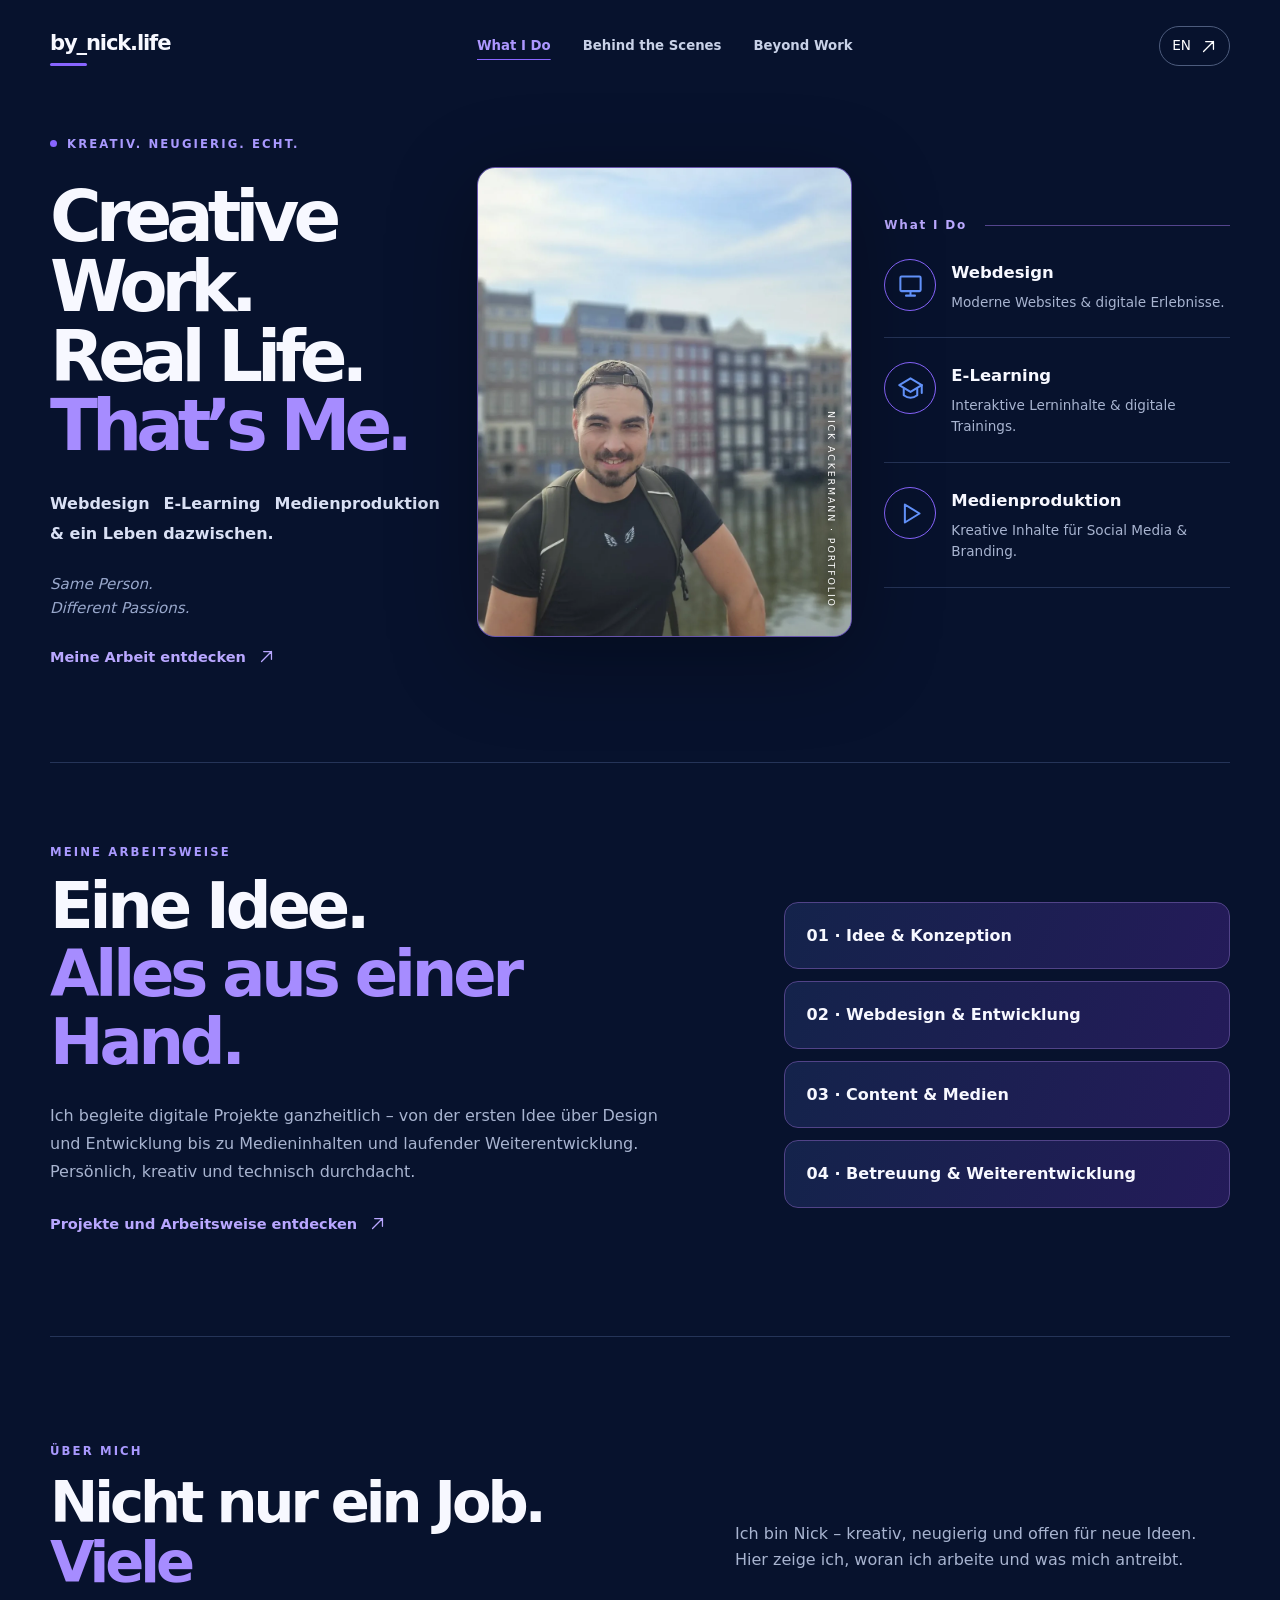
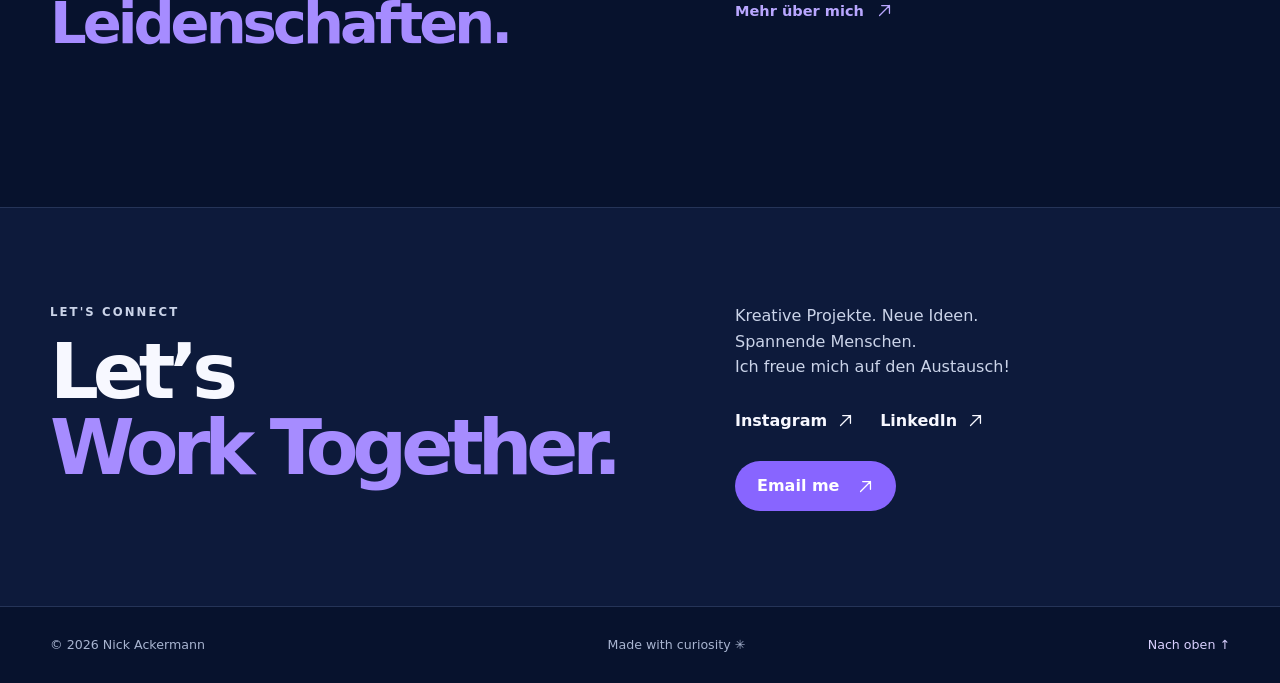
<file: index.html>
<!doctype html>
<html lang="de">
<head>
<meta charset="utf-8">
<meta name="viewport" content="width=device-width, initial-scale=1">
<meta name="theme-color" content="#07122d">
<meta name="description" content="Nick Ackermann – Webdesign, E-Learning und Media Production.">
<title>What I Do | by_nick.life</title>
<link rel="stylesheet" href="./styles.css">
<script src="./script.js" defer></script>
</head>
<body id="top" data-page="home">
<a class="skip-link" href="#main" data-i18n="skip">Zum Inhalt springen</a>
<header class="site-header container">
  <a class="brand" href="./index.html">by_nick.life<span class="brand-line"></span></a>
  <nav class="nav" id="primary-nav" aria-label="Hauptnavigation"><a href="./index.html" data-i18n="whatIDo" aria-current="page">What I Do</a>
<a href="./work.html" data-i18n="behind">Behind the Scenes</a>
<a href="./life.html" data-i18n="beyond">Beyond Work</a></nav>
  <div class="header-actions">
    <button id="language-toggle" class="language-toggle" type="button" aria-label="Switch language"><span id="language-label">EN</span><svg class="ui-arrow" viewBox="0 0 24 24" aria-hidden="true"><path d="M5 19 19 5 M8 5h11v11"/></svg></button>
    <button id="menu-toggle" class="menu-toggle" type="button" aria-label="Menü öffnen" aria-expanded="false" aria-controls="primary-nav"><span></span><span></span><span></span></button>
  </div>
</header>
<main id="main">
<section class="hero container">
  <div class="hero-copy">
    <p class="eyebrow"><span class="eyebrow-dot"></span><span data-i18n="eyebrow">Kreativ. Neugierig. Echt.</span></p>
    <h1>Creative<br>Work.<br>Real Life.<br><span>That’s Me.</span></h1>
    <p class="hero-sub" data-i18n-html="heroSub"><span class="hero-skill-list"><span>Webdesign</span><span>E-Learning</span><span>Medienproduktion</span></span><span class="hero-sub-tagline">&amp; ein Leben dazwischen.</span></p>
    <p class="hero-italic" data-i18n-html="heroItalic">Same Person.<br>Different Passions.</p>
    <a class="text-link" href="./work.html"><span data-i18n="seeWork">Meine Arbeit entdecken</span><svg class="ui-arrow" viewBox="0 0 24 24" aria-hidden="true"><path d="M5 19 19 5 M8 5h11v11"/></svg></a>
  </div>
  <div class="hero-visual">
    <img src="./portrait.webp" alt="Nick Ackermann in Amsterdam" fetchpriority="high">
    <div class="vertical-caption">NICK ACKERMANN · PORTFOLIO</div>
  </div>
  <aside class="services-panel">
    <div class="panel-heading"><span data-i18n="whatIDo">WHAT I DO</span><span class="heading-line"></span></div>
    <div class="service"><div class="service-icon"><svg viewBox="0 0 24 24" aria-hidden="true"><rect x="3" y="4" width="18" height="13" rx="1"/><path d="M8 21h8M12 17v4"/></svg></div><div><h2>Webdesign</h2><p data-i18n="webDescription">Moderne Websites &amp; digitale Erlebnisse.</p></div></div>
    <div class="service"><div class="service-icon"><svg viewBox="0 0 24 24" aria-hidden="true"><path d="M2 9l10-6 10 6-10 6L2 9Z"/><path d="M6 12v6c4 3 8 3 12 0v-6"/><path d="M22 9v7"/></svg></div><div><h2>E-Learning</h2><p data-i18n="learningDescription">Interaktive Lerninhalte &amp; digitale Trainings.</p></div></div>
    <div class="service"><div class="service-icon"><svg viewBox="0 0 24 24" aria-hidden="true"><path d="M7 4l13 8-13 8V4Z"/></svg></div><div><h2 data-i18n="mediaTitle">Medienproduktion</h2><p data-i18n="mediaDescription">Kreative Inhalte für Social Media &amp; Branding.</p></div></div>
  </aside>
</section>
<section class="container full-service-section" aria-labelledby="full-service-heading">
  <p class="eyebrow" data-i18n="fullServiceEyebrow">MEINE ARBEITSWEISE</p>
  <div class="full-service-layout"><div><h2 id="full-service-heading" data-i18n-html="fullServiceTitle">Eine Idee.<br><span>Alles aus einer Hand.</span></h2><p class="full-service-lead" data-i18n="fullServiceLead">Ich begleite digitale Projekte ganzheitlich – von der ersten Idee über Design und Entwicklung bis zu Medieninhalten und laufender Weiterentwicklung. Persönlich, kreativ und technisch durchdacht.</p><div class="full-service-link-desktop"><a class="text-link" href="./work.html"><span data-i18n="fullServiceLink">Projekte und Arbeitsweise entdecken</span><svg class="ui-arrow" viewBox="0 0 24 24" aria-hidden="true"><path d="M5 19 19 5 M8 5h11v11"/></svg></a></div></div><div class="full-service-steps"><span data-i18n="step1">01 · Idee &amp; Konzeption</span><span data-i18n="step2">02 · Webdesign &amp; Entwicklung</span><span data-i18n="step3">03 · Content &amp; Medien</span><span data-i18n="step4">04 · Betreuung &amp; Weiterentwicklung</span></div></div><div class="full-service-link-mobile"><a class="text-link" href="./work.html"><span data-i18n="fullServiceLink">Projekte und Arbeitsweise entdecken</span><svg class="ui-arrow" viewBox="0 0 24 24" aria-hidden="true"><path d="M5 19 19 5 M8 5h11v11"/></svg></a></div>
</section>
<section class="container intro-section">
 <div><p class="eyebrow" data-i18n="aboutLabel">ÜBER MICH</p><h2 data-i18n-html="aboutTitle">Nicht nur ein Job.<br><span>Viele Leidenschaften.</span></h2></div>
 <div><p data-i18n="aboutBody">Ich bin Nick – kreativ, neugierig und offen für neue Ideen. Hier zeige ich, woran ich arbeite und was mich antreibt.</p><a class="text-link" href="./life.html"><span data-i18n="discoverLife">Mehr über mich</span><svg class="ui-arrow" viewBox="0 0 24 24" aria-hidden="true"><path d="M5 19 19 5 M8 5h11v11"/></svg></a></div>
</section>
<section class="contact-section" id="contact"><div class="container contact-inner">
 <div><p class="eyebrow">LET'S CONNECT</p><h2>Let’s<br><span>Work Together.</span></h2></div>
 <div><p data-i18n-html="contactText">Kreative Projekte. Neue Ideen.<br>Spannende Menschen.<br>Ich freue mich auf den Austausch!</p>
 <div class="social-links"><a href="https://www.instagram.com/by_nick.life/" target="_blank" rel="noopener noreferrer">Instagram <svg class="ui-arrow" viewBox="0 0 24 24" aria-hidden="true"><path d="M5 19 19 5 M8 5h11v11"/></svg></a><a href="https://www.linkedin.com/in/nick-ackermann-9041481a7/" target="_blank" rel="noopener noreferrer">LinkedIn <svg class="ui-arrow" viewBox="0 0 24 24" aria-hidden="true"><path d="M5 19 19 5 M8 5h11v11"/></svg></a></div>
 <a class="contact-button" href="mailto:nick.ackermann@gmail.com"><span data-i18n="dmMe">Email me</span><svg class="ui-arrow" viewBox="0 0 24 24" aria-hidden="true"><path d="M5 19 19 5 M8 5h11v11"/></svg></a></div>
</div></section></main>
<footer class="footer container"><span>© <span id="year"></span> Nick Ackermann</span><span data-i18n="footer">Made with curiosity ✳</span><a href="#top"><span data-i18n="backTop">Nach oben</span> ↑</a></footer>
</body>
</html>
</file>
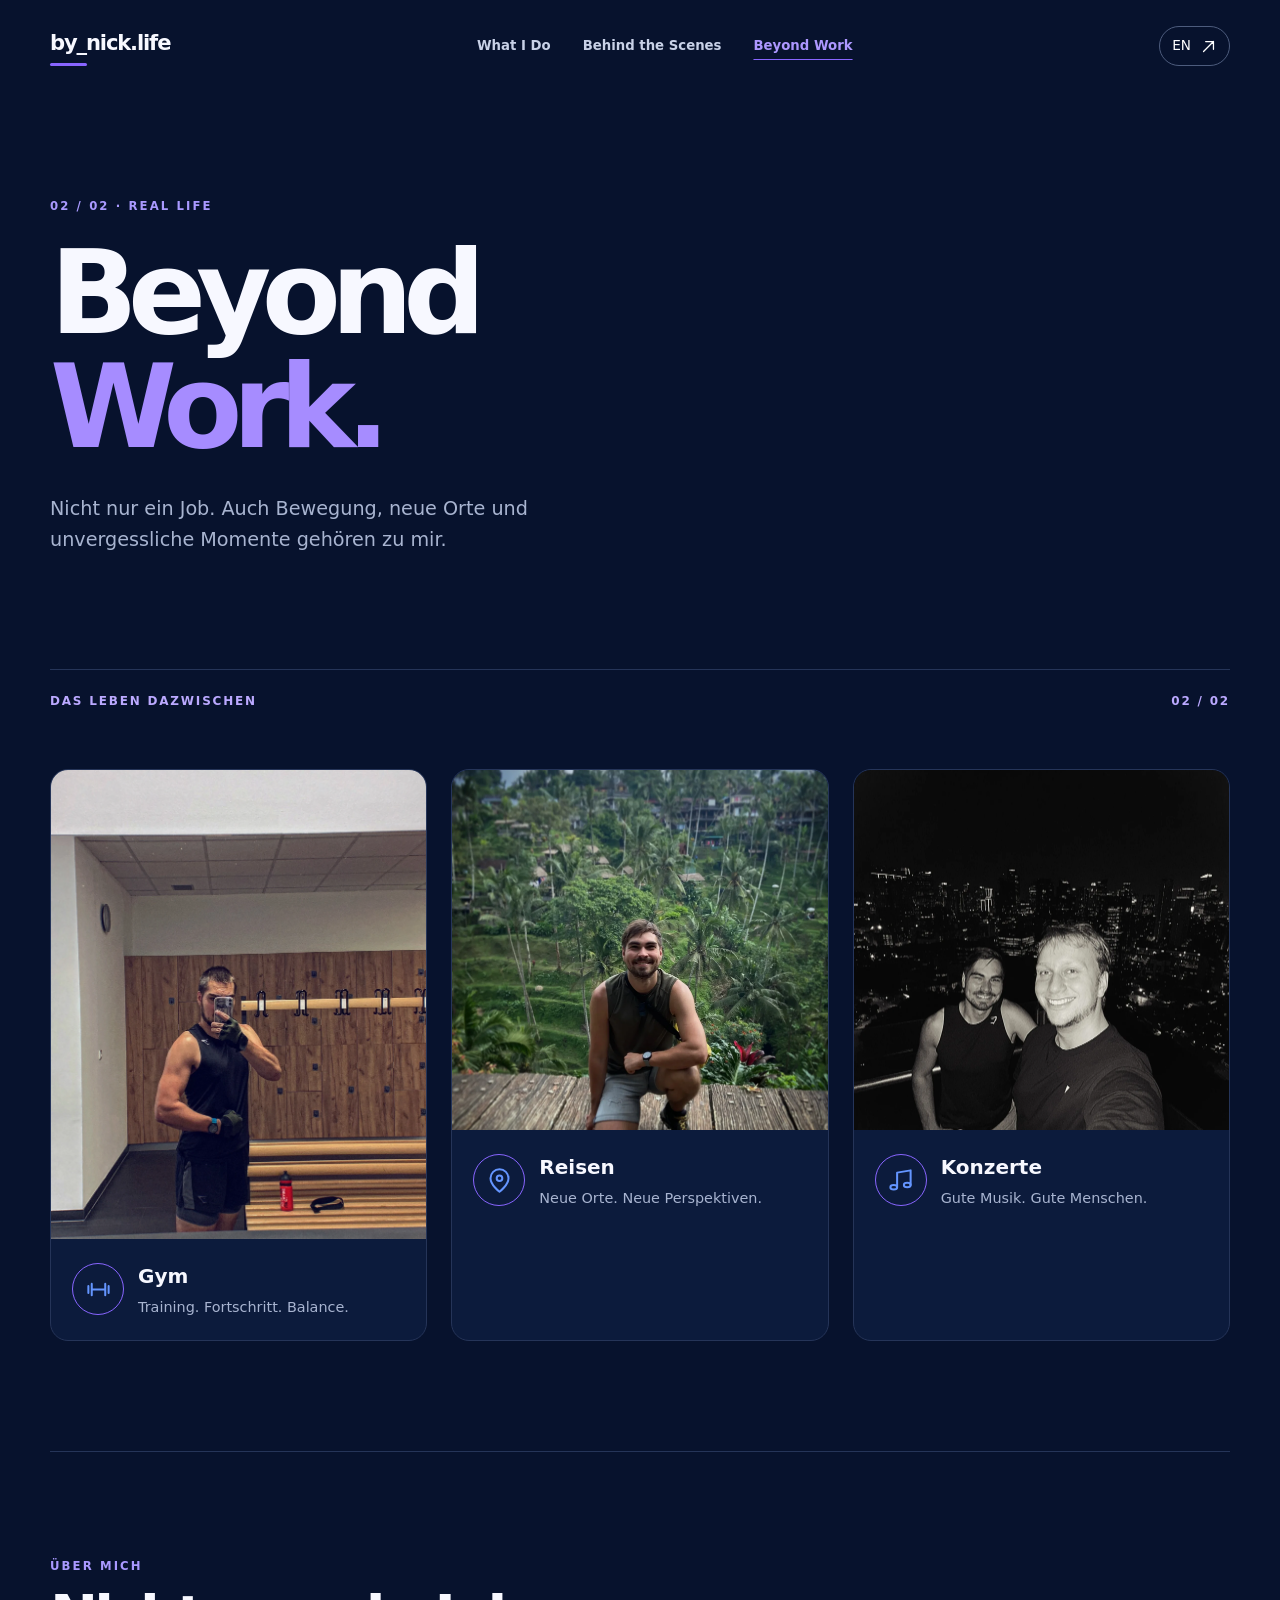
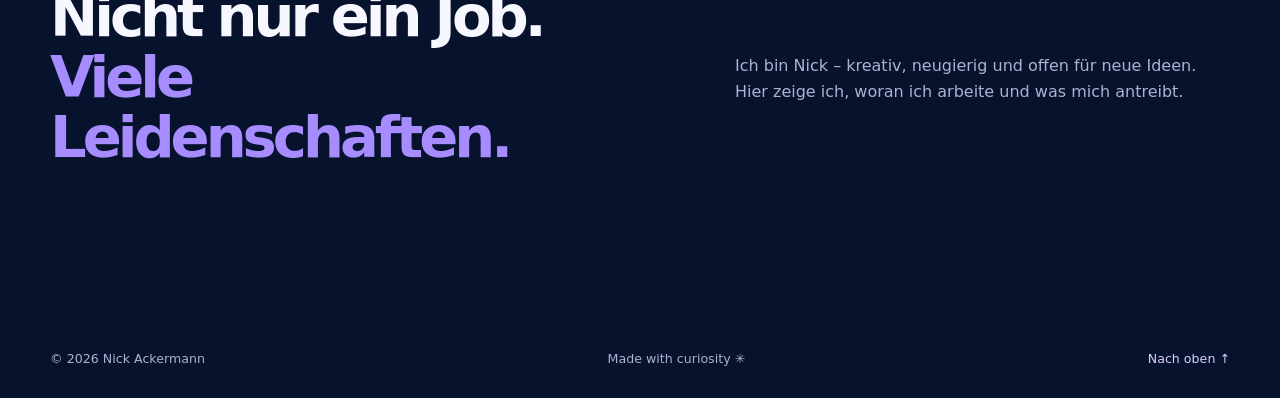
<file: life.html>
<!doctype html>
<html lang="de">
<head>
<meta charset="utf-8">
<meta name="viewport" content="width=device-width, initial-scale=1">
<meta name="theme-color" content="#07122d">
<meta name="description" content="Gym, Reisen, Konzerte und das Leben abseits der Arbeit.">
<title>Beyond Work | by_nick.life</title>
<link rel="stylesheet" href="./styles.css">
<script src="./script.js" defer></script>
</head>
<body id="top" data-page="life">
<a class="skip-link" href="#main" data-i18n="skip">Zum Inhalt springen</a>
<header class="site-header container">
  <a class="brand" href="./index.html">by_nick.life<span class="brand-line"></span></a>
  <nav class="nav" id="primary-nav" aria-label="Hauptnavigation"><a href="./index.html" data-i18n="whatIDo">What I Do</a>
<a href="./work.html" data-i18n="behind">Behind the Scenes</a>
<a href="./life.html" data-i18n="beyond" aria-current="page">Beyond Work</a></nav>
  <div class="header-actions">
    <button id="language-toggle" class="language-toggle" type="button" aria-label="Switch language"><span id="language-label">EN</span><svg class="ui-arrow" viewBox="0 0 24 24" aria-hidden="true"><path d="M5 19 19 5 M8 5h11v11"/></svg></button>
    <button id="menu-toggle" class="menu-toggle" type="button" aria-label="Menü öffnen" aria-expanded="false" aria-controls="primary-nav"><span></span><span></span><span></span></button>
  </div>
</header>
<main id="main">
<section class="page-hero container"><p class="eyebrow">02 / 02 · REAL LIFE</p><h1>Beyond<br><span>Work.</span></h1><p data-i18n="lifeIntro">Nicht nur ein Job. Auch Bewegung, neue Orte und unvergessliche Momente gehören zu mir.</p></section>
<section class="container gallery-section">
 <div class="section-topline"><span data-i18n="lifeMoments">DAS LEBEN DAZWISCHEN</span><span>02 / 02</span></div>
 <div class="life-grid">
  <article class="life-card"><div class="life-photo"><img src="./gym.webp" alt="Gym und Training" loading="lazy"></div><div class="life-label"><span class="label-icon"><svg viewBox="0 0 24 24" aria-hidden="true"><path d="M3 9v6M6 7v10M18 7v10M21 9v6M6 12h12"/></svg></span><div><h2 data-i18n="gym">Gym</h2><p data-i18n="gymDesc">Training. Fortschritt. Balance.</p></div></div></article>
  <article class="life-card"><div class="life-photo"><img src="./travel.webp" alt="Reisen und neue Orte entdecken" loading="lazy"></div><div class="life-label"><span class="label-icon"><svg viewBox="0 0 24 24" aria-hidden="true"><path d="M20 10c0 6-8 12-8 12S4 16 4 10a8 8 0 1 1 16 0Z"/><circle cx="12" cy="10" r="2.5"/></svg></span><div><h2 data-i18n="travel">Reisen</h2><p data-i18n="travelDesc">Neue Orte. Neue Perspektiven.</p></div></div></article>
  <article class="life-card"><div class="life-photo"><img src="./concerts.webp" alt="Konzerte und Live-Musik" loading="lazy"></div><div class="life-label"><span class="label-icon"><svg viewBox="0 0 24 24" aria-hidden="true"><path d="M9 18V5l12-2v13"/><ellipse cx="6" cy="18" rx="3" ry="2"/><ellipse cx="18" cy="16" rx="3" ry="2"/></svg></span><div><h2 data-i18n="concerts">Konzerte</h2><p data-i18n="concertsDesc">Gute Musik. Gute Menschen.</p></div></div></article>
 </div>
</section>
<section class="container intro-section"><div><p class="eyebrow" data-i18n="aboutLabel">ÜBER MICH</p><h2 data-i18n-html="aboutTitle">Nicht nur ein Job.<br><span>Viele Leidenschaften.</span></h2></div><p data-i18n="aboutBody">Ich bin Nick – kreativ, neugierig und offen für neue Ideen. Hier zeige ich, woran ich arbeite und was mich antreibt.</p></section></main>
<footer class="footer container"><span>© <span id="year"></span> Nick Ackermann</span><span data-i18n="footer">Made with curiosity ✳</span><a href="#top"><span data-i18n="backTop">Nach oben</span> ↑</a></footer>
</body>
</html>
</file>
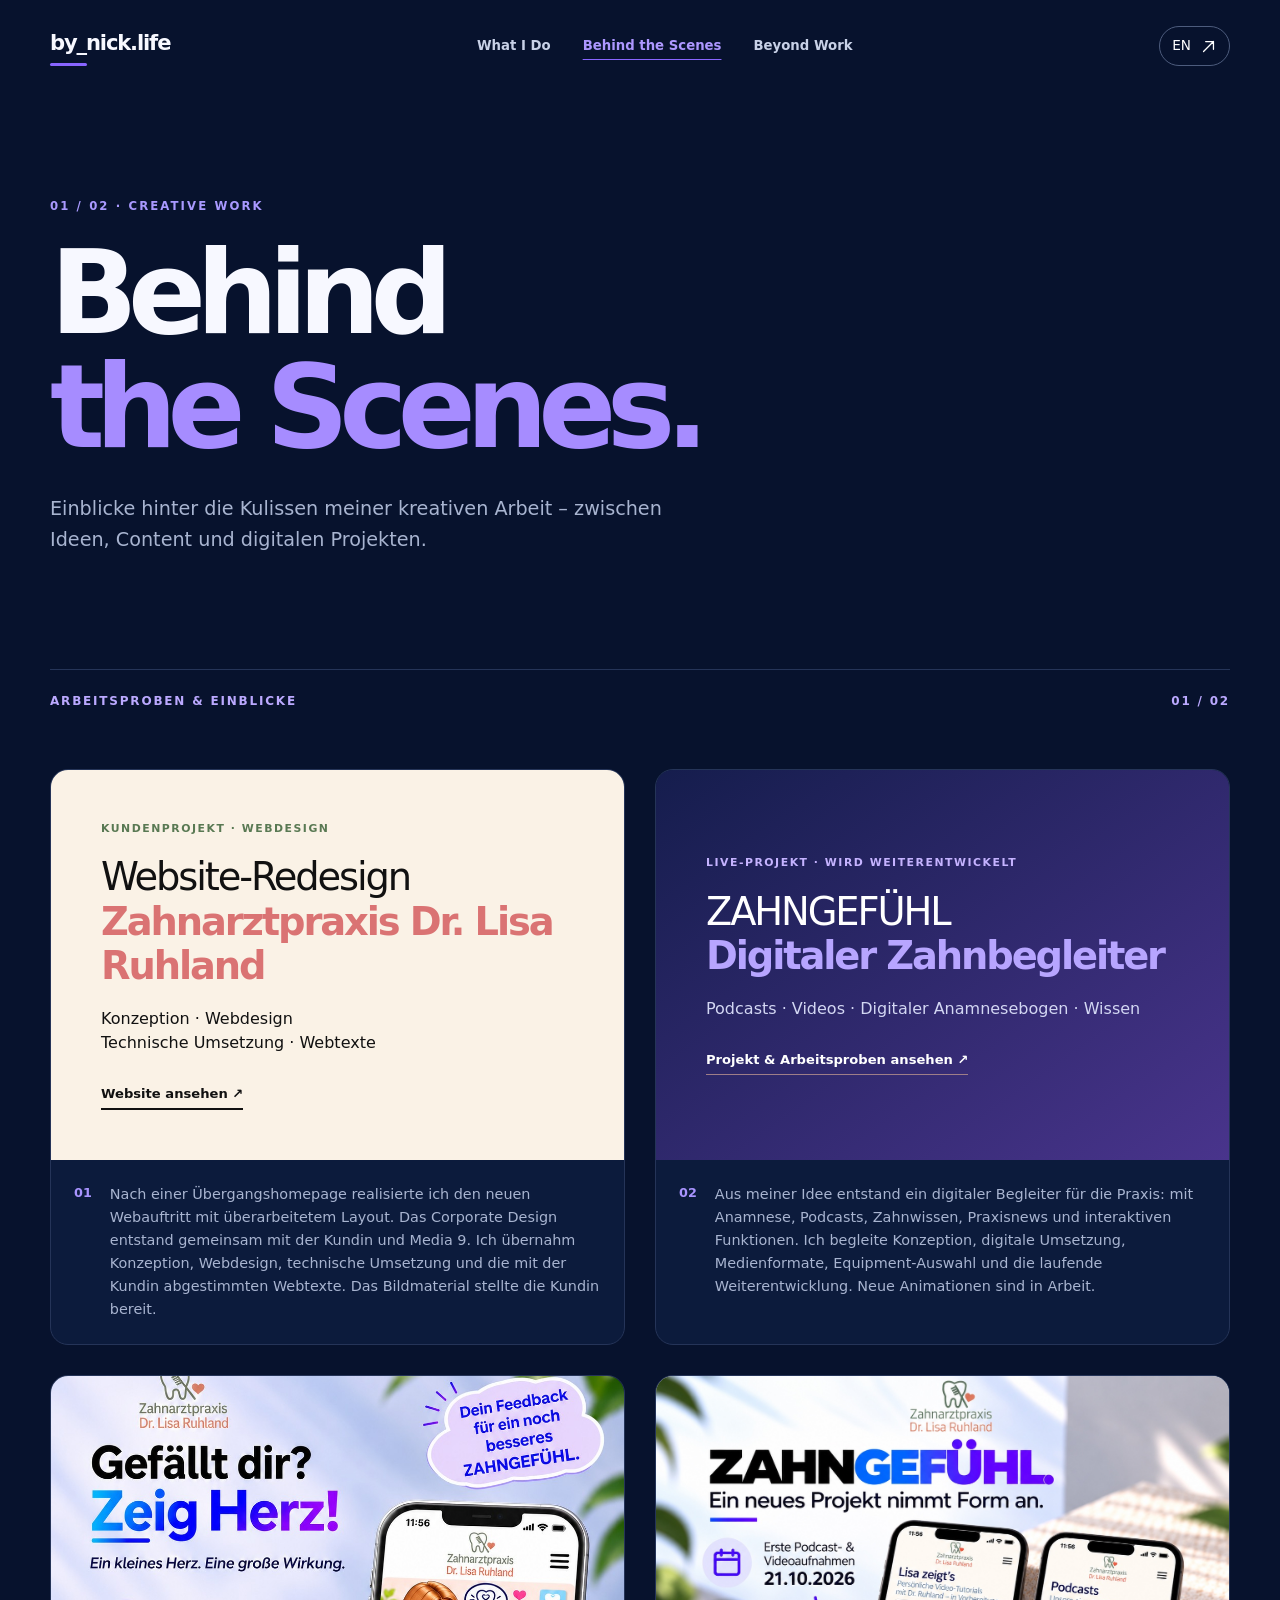
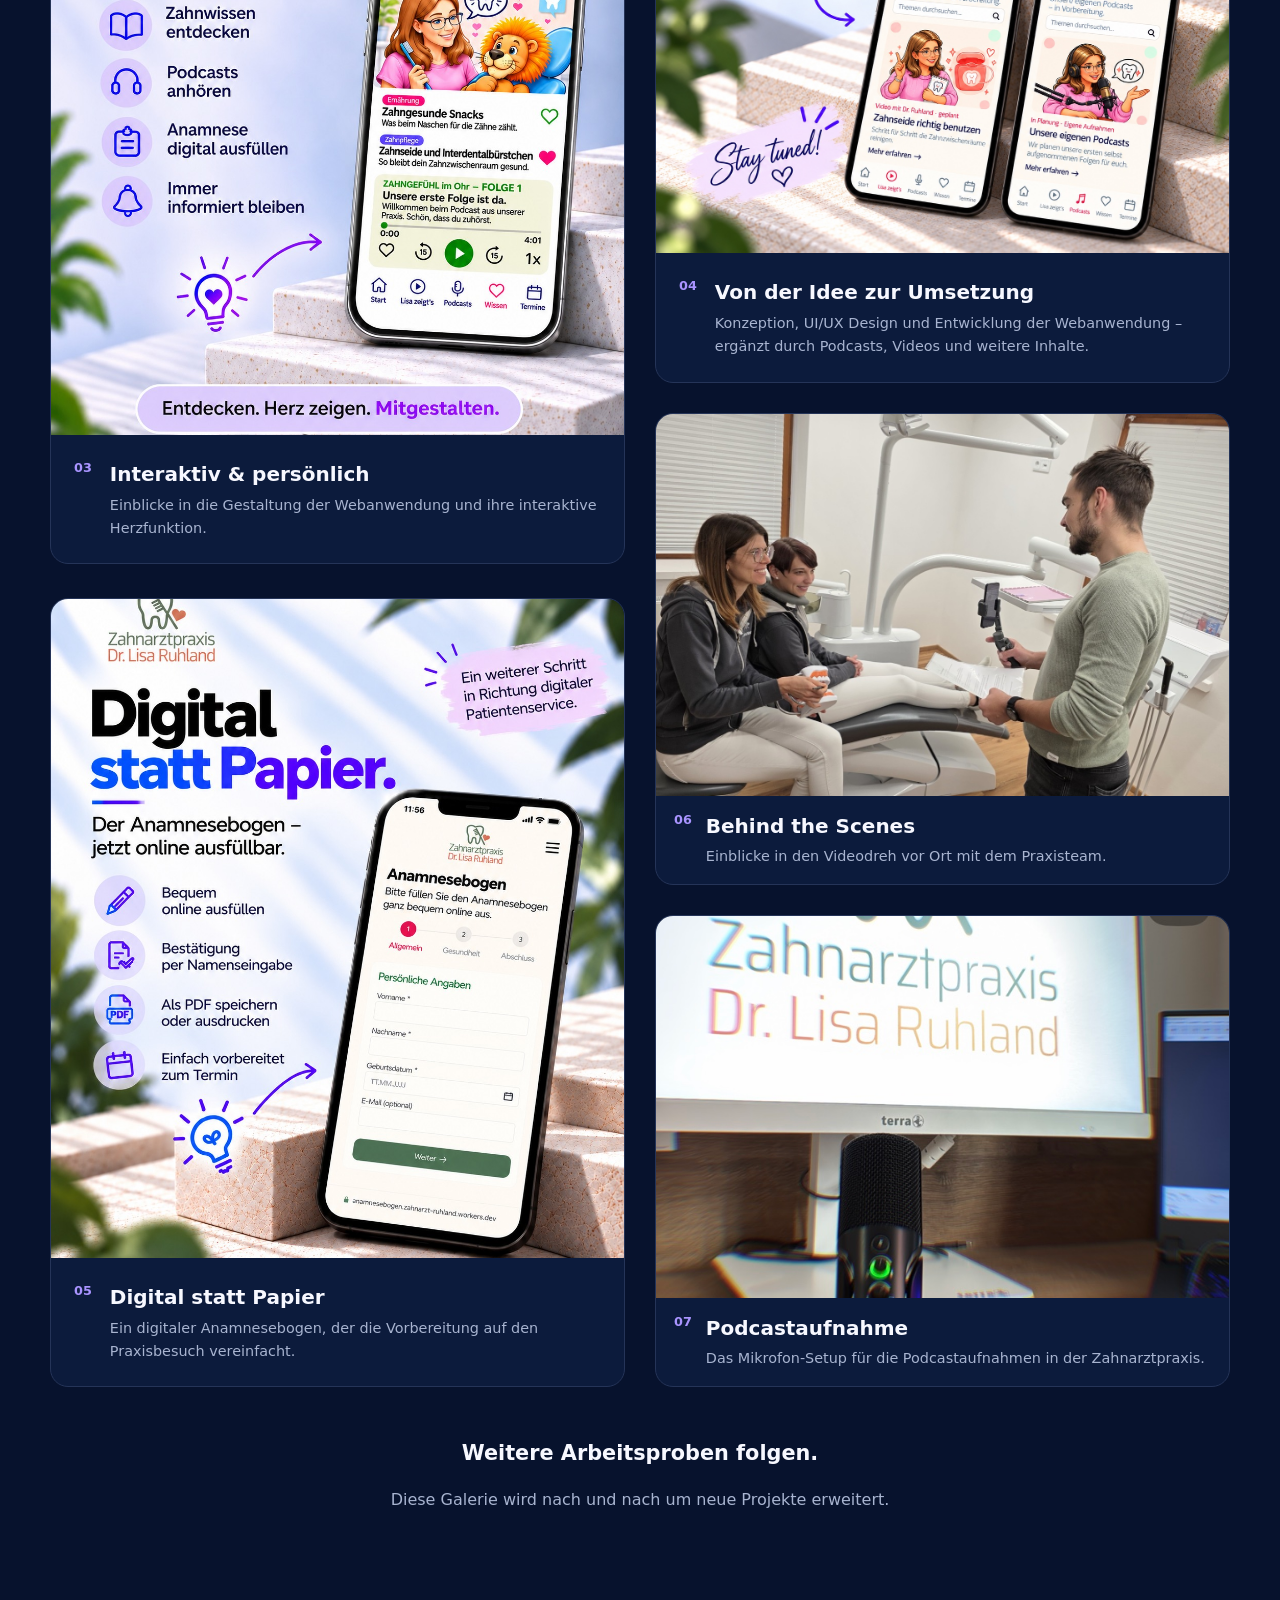
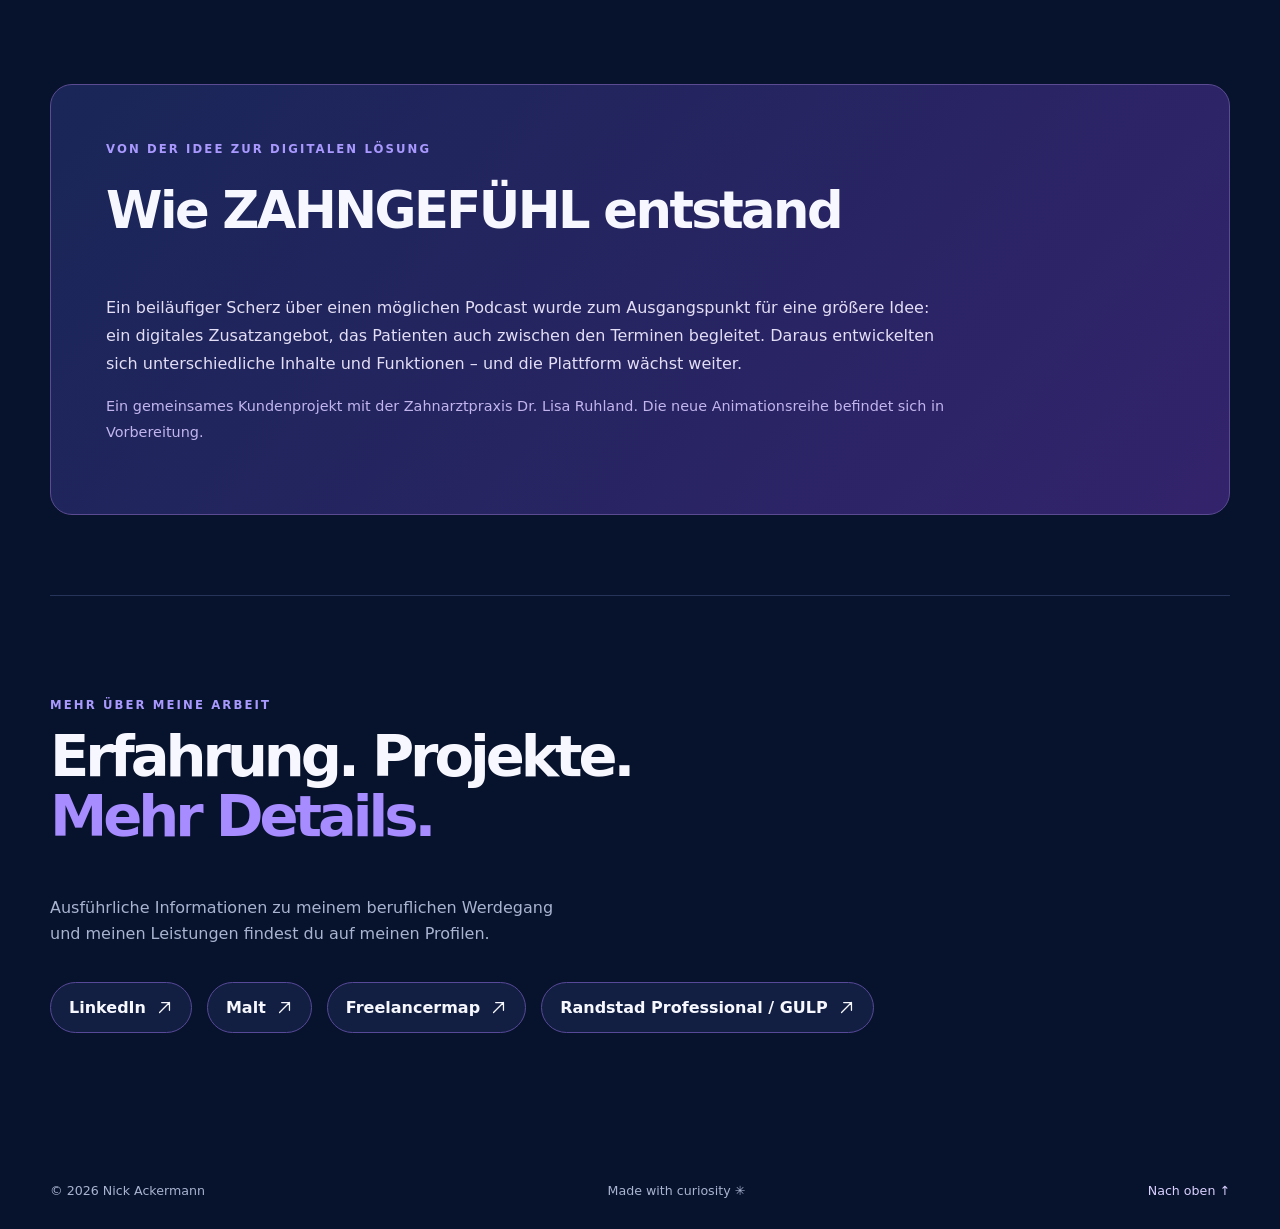
<file: work.html>
<!doctype html>
<html lang="de">
<head>
<meta charset="utf-8">
<meta name="viewport" content="width=device-width, initial-scale=1">
<meta name="theme-color" content="#07122d">
<meta name="description" content="Arbeitsproben, kreative Projekte und Behind the Scenes von Nick Ackermann.">
<title>Behind the Scenes | by_nick.life</title>
<link rel="stylesheet" href="./styles.css">
<script src="./script.js" defer></script>
</head>
<body id="top" data-page="work">
<a class="skip-link" href="#main" data-i18n="skip">Zum Inhalt springen</a>
<header class="site-header container">
  <a class="brand" href="./index.html">by_nick.life<span class="brand-line"></span></a>
  <nav class="nav" id="primary-nav" aria-label="Hauptnavigation"><a href="./index.html" data-i18n="whatIDo">What I Do</a>
<a href="./work.html" data-i18n="behind" aria-current="page">Behind the Scenes</a>
<a href="./life.html" data-i18n="beyond">Beyond Work</a></nav>
  <div class="header-actions">
    <button id="language-toggle" class="language-toggle" type="button" aria-label="Switch language"><span id="language-label">EN</span><svg class="ui-arrow" viewBox="0 0 24 24" aria-hidden="true"><path d="M5 19 19 5 M8 5h11v11"/></svg></button>
    <button id="menu-toggle" class="menu-toggle" type="button" aria-label="Menü öffnen" aria-expanded="false" aria-controls="primary-nav"><span></span><span></span><span></span></button>
  </div>
</header>
<main id="main">
<section class="page-hero container"><p class="eyebrow">01 / 02 · CREATIVE WORK</p><h1>Behind<br><span>the Scenes.</span></h1><p data-i18n="workIntro">Einblicke hinter die Kulissen meiner kreativen Arbeit – zwischen Ideen, Content und digitalen Projekten.</p></section>
<section class="container gallery-section">
 <div class="section-topline"><span data-i18n="workSamples">ARBEITSPROBEN &amp; EINBLICKE</span><span>01 / 02</span></div>
 <div class="gallery-grid">
  <article class="gallery-card project-card">
    <div class="project-preview">
      <span class="project-preview-tag" data-i18n="ruhlandTag">KUNDENPROJEKT · WEBDESIGN</span>
      <span class="project-preview-title" data-i18n-html="ruhlandPreviewTitle">Website-Redesign<br><strong>Zahnarztpraxis Dr. Lisa Ruhland</strong></span>
      <span class="project-preview-sub" data-i18n-html="ruhlandPreviewSub">Konzeption · Webdesign<br>Technische Umsetzung · Webtexte</span>
      <a class="project-preview-action" href="https://www.zahnarzt-ruhland.de/" target="_blank" rel="noopener noreferrer" data-i18n="ruhlandVisit">Website ansehen ↗</a>
    </div>
    <div class="gallery-caption"><span class="number">01</span><div><p data-i18n="ruhlandDesc">Nach einer Übergangshomepage realisierte ich den neuen Webauftritt mit überarbeitetem Layout. Das Corporate Design entstand gemeinsam mit der Kundin und Media 9. Ich übernahm Konzeption, Webdesign, technische Umsetzung und die mit der Kundin abgestimmten Webtexte. Das Bildmaterial stellte die Kundin bereit.</p></div></div>
  </article>
  <article class="gallery-card project-card">
    <div class="project-preview zahngefuehl-preview">
      <span class="project-preview-tag" data-i18n="zgStatus">LIVE-PROJEKT · WIRD WEITERENTWICKELT</span>
      <span class="project-preview-title" data-i18n-html="zgPreviewTitle">ZAHNGEFÜHL<br><strong>Digitaler Zahnbegleiter</strong></span>
      <span class="project-preview-sub" data-i18n="zgFeatures">Podcasts · Videos · Digitaler Anamnesebogen · Wissen</span>
      <a class="project-preview-action" href="./zahngefuehl.html">Projekt &amp; Arbeitsproben ansehen ↗</a>
    </div>
    <div class="gallery-caption"><span class="number">02</span><div><p data-i18n="zgDesc">Aus meiner Idee entstand ein digitaler Begleiter für die Praxis: mit Anamnese, Podcasts, Zahnwissen, Praxisnews und interaktiven Funktionen. Ich begleite Konzeption, digitale Umsetzung, Medienformate, Equipment-Auswahl und die laufende Weiterentwicklung. Neue Animationen sind in Arbeit.</p></div></div>
  </article>
  <div class="gallery-masonry">
    <div class="gallery-masonry-column">
  <article class="gallery-card zg-showcase-card"><div class="zg-showcase-image"><img src="./zahngefuehl-herz.jpg" alt="ZAHNGEFÜHL: Herzfunktion und Einblicke in die digitale Webanwendung" loading="lazy"></div><div class="gallery-caption"><span class="number">03</span><div><h2 data-i18n="zgShowcaseTitle">Interaktiv &amp; persönlich</h2><p data-i18n="zgShowcaseDesc">Einblicke in die Gestaltung der Webanwendung und ihre interaktive Herzfunktion.</p></div></div></article>
  <article class="gallery-card zg-showcase-card"><div class="zg-showcase-image"><img src="./zahngefuehl-anamnese.jpg" alt="Digitaler Anamnesebogen für die Zahnarztpraxis Dr. Lisa Ruhland" loading="lazy"></div><div class="gallery-caption"><span class="number">05</span><div><h2 data-i18n="zgAnamneseTitle">Digital statt Papier</h2><p data-i18n="zgAnamneseDesc">Ein digitaler Anamnesebogen, der die Vorbereitung auf den Praxisbesuch vereinfacht.</p></div></div></article>
    </div>
    <div class="gallery-masonry-column">
  <article class="gallery-card zg-showcase-card"><div class="zg-showcase-image zg-project-image"><img src="./zahngefuehl-projektstart.jpg" alt="ZAHNGEFÜHL: Ein neues Projekt nimmt Form an" loading="lazy"></div><div class="gallery-caption"><span class="number">04</span><div><h2 data-i18n="zgPodcastTitle">Von der Idee zur Umsetzung</h2><p data-i18n="zgPodcastDesc">Konzeption, UI/UX Design und Entwicklung der Webanwendung – ergänzt durch Podcasts, Videos und weitere Inhalte.</p></div></div></article>
  <article class="gallery-card"><div class="gallery-image"><img src="./praxis-filmdreh-neu.jpg" alt="Behind the Scenes: Videodreh mit dem Praxisteam" loading="lazy"></div><div class="gallery-caption"><span class="number">06</span><div><h2 data-i18n="workCard1">Behind the Scenes</h2><p data-i18n="workCard1Desc">Einblicke in den Videodreh vor Ort mit dem Praxisteam.</p></div></div></article>
  <article class="gallery-card"><div class="gallery-image"><img src="./praxis-podcast-mikrofon.jpg" alt="Podcast Recording: Mikrofon und Aufnahme-Setup in der Zahnarztpraxis" loading="lazy"></div><div class="gallery-caption"><span class="number">07</span><div><h2 data-i18n="workCard2">Podcastaufnahme</h2><p data-i18n="workCard2Desc">Das Mikrofon-Setup für die Podcastaufnahmen in der Zahnarztpraxis.</p></div></div></article>
    </div>
  </div>
 </div>
 <div class="gallery-note"><h2 data-i18n="moreComing">Weitere Arbeitsproben folgen.</h2><p data-i18n="moreComingText">Diese Galerie wird nach und nach um neue Projekte erweitert.</p></div>
</section>
<section class="container case-story"><p class="eyebrow" data-i18n="storyEyebrow">VON DER IDEE ZUR DIGITALEN LÖSUNG</p><h2 data-i18n="storyTitle">Wie ZAHNGEFÜHL entstand</h2><p data-i18n="storyText">Ein beiläufiger Scherz über einen möglichen Podcast wurde zum Ausgangspunkt für eine größere Idee: ein digitales Zusatzangebot, das Patienten auch zwischen den Terminen begleitet. Daraus entwickelten sich unterschiedliche Inhalte und Funktionen – und die Plattform wächst weiter.</p><p class="case-story-note" data-i18n="storyNote">Ein gemeinsames Kundenprojekt mit der Zahnarztpraxis Dr. Lisa Ruhland. Die neue Animationsreihe befindet sich in Vorbereitung.</p></section>
<section class="container profile-section"><p class="eyebrow" data-i18n="moreProfiles">MEHR ÜBER MEINE ARBEIT</p><h2 data-i18n-html="profileTitle">Erfahrung. Projekte.<br><span>Mehr Details.</span></h2><p data-i18n="profileText">Ausführliche Informationen zu meinem beruflichen Werdegang und meinen Leistungen findest du auf meinen Profilen.</p>
<div class="profile-links">
<a href="https://www.linkedin.com/in/nick-ackermann-9041481a7/" target="_blank" rel="noopener noreferrer">LinkedIn <svg class="ui-arrow" viewBox="0 0 24 24" aria-hidden="true"><path d="M5 19 19 5 M8 5h11v11"/></svg></a>
<a href="https://www.malt.com/profile/nickackermann" target="_blank" rel="noopener noreferrer">Malt <svg class="ui-arrow" viewBox="0 0 24 24" aria-hidden="true"><path d="M5 19 19 5 M8 5h11v11"/></svg></a>
<a href="https://www.freelancermap.de/profile/359778/form" target="_blank" rel="noopener noreferrer">Freelancermap <svg class="ui-arrow" viewBox="0 0 24 24" aria-hidden="true"><path d="M5 19 19 5 M8 5h11v11"/></svg></a>
<a href="https://www.gulp.de/gulp2/g/spezialisten/profil/0juvrrhseu" target="_blank" rel="noopener noreferrer">Randstad Professional / GULP <svg class="ui-arrow" viewBox="0 0 24 24" aria-hidden="true"><path d="M5 19 19 5 M8 5h11v11"/></svg></a>
</div></section></main>
<footer class="footer container"><span>© <span id="year"></span> Nick Ackermann</span><span data-i18n="footer">Made with curiosity ✳</span><a href="#top"><span data-i18n="backTop">Nach oben</span> ↑</a></footer>
</body>
</html>
</file>
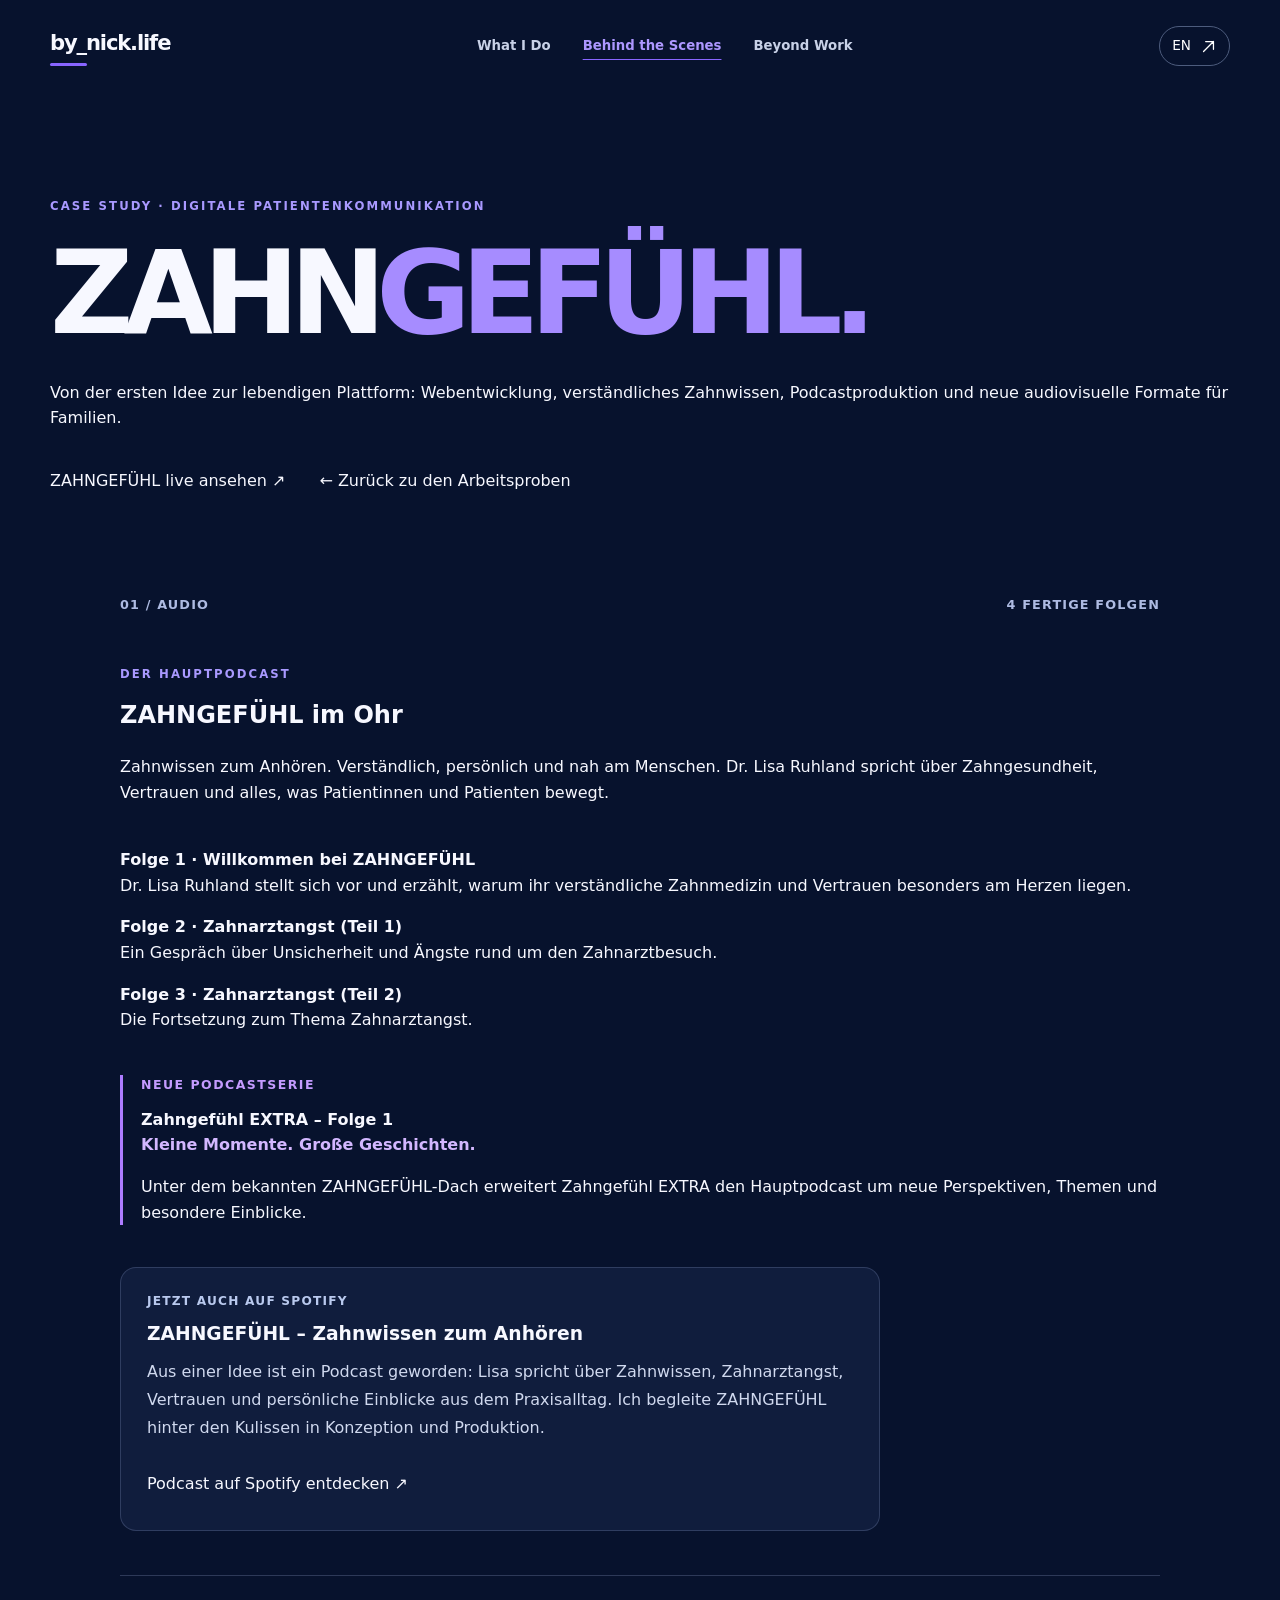
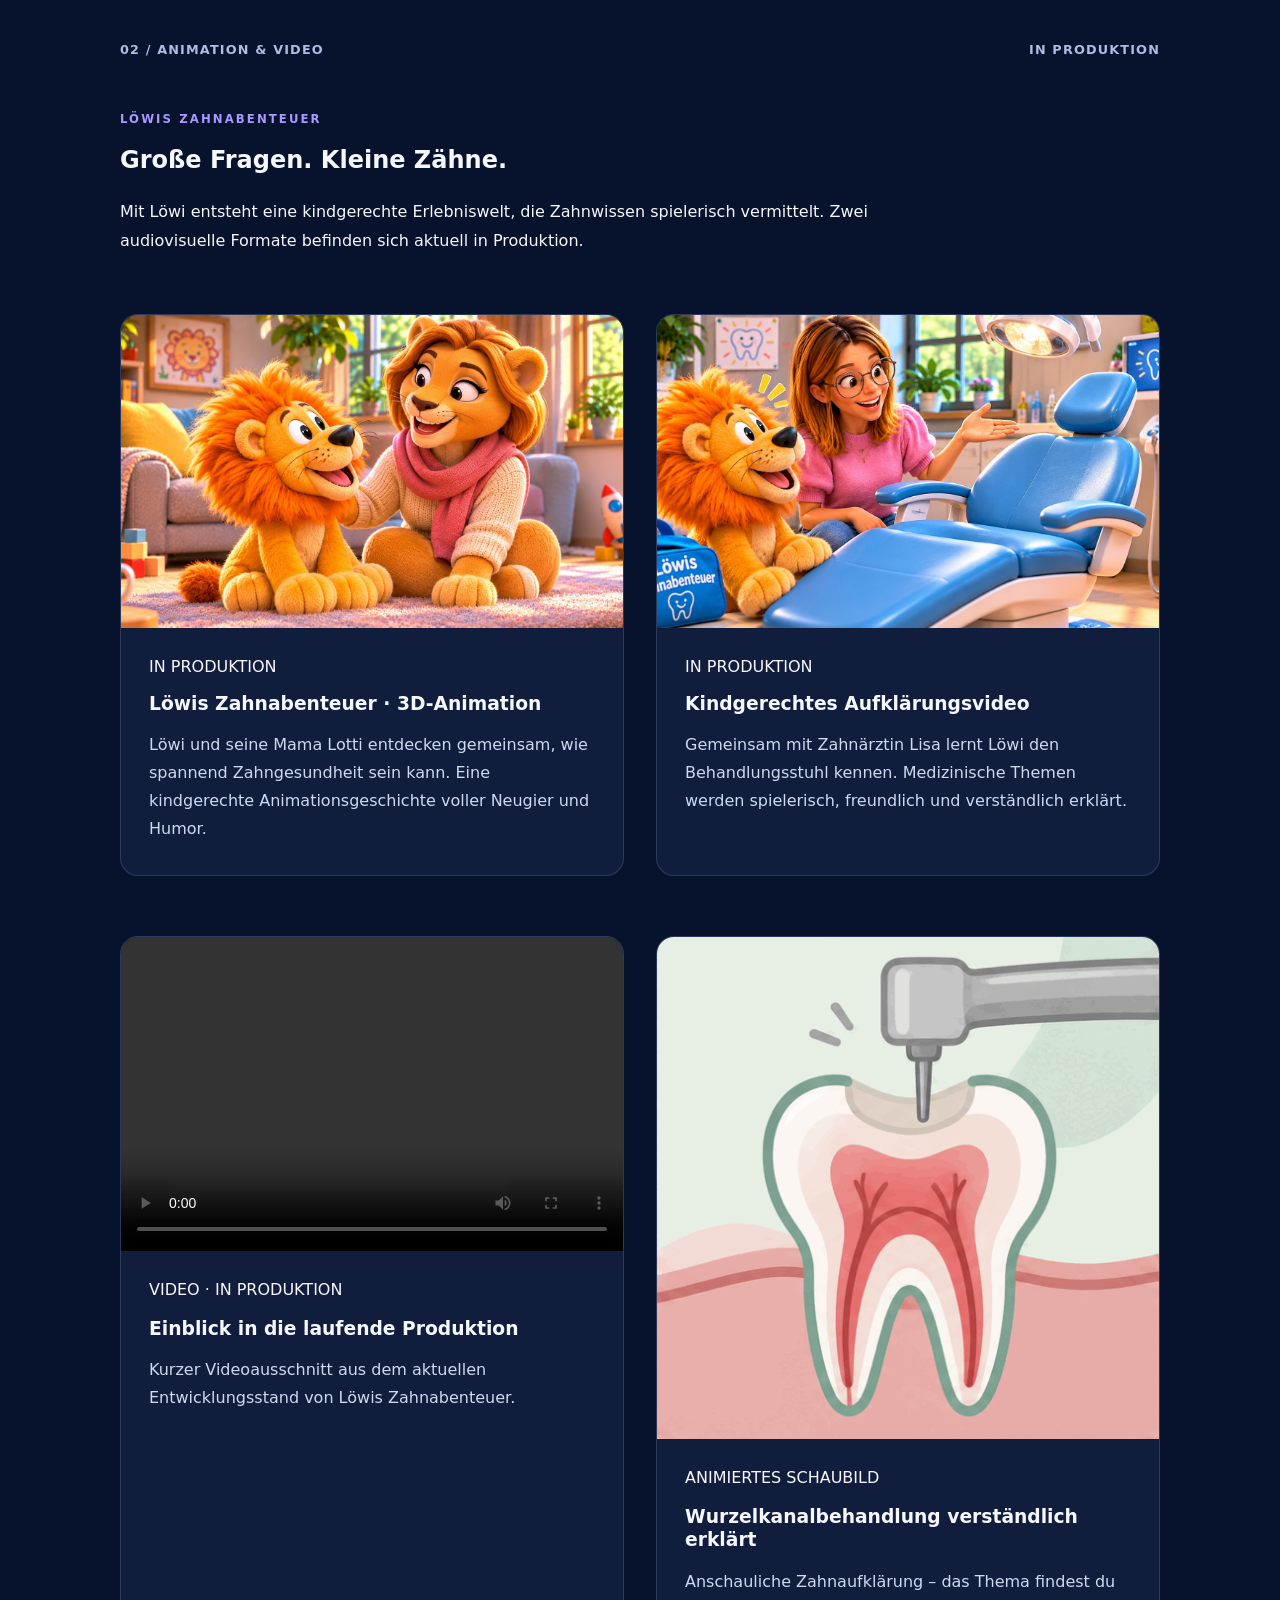
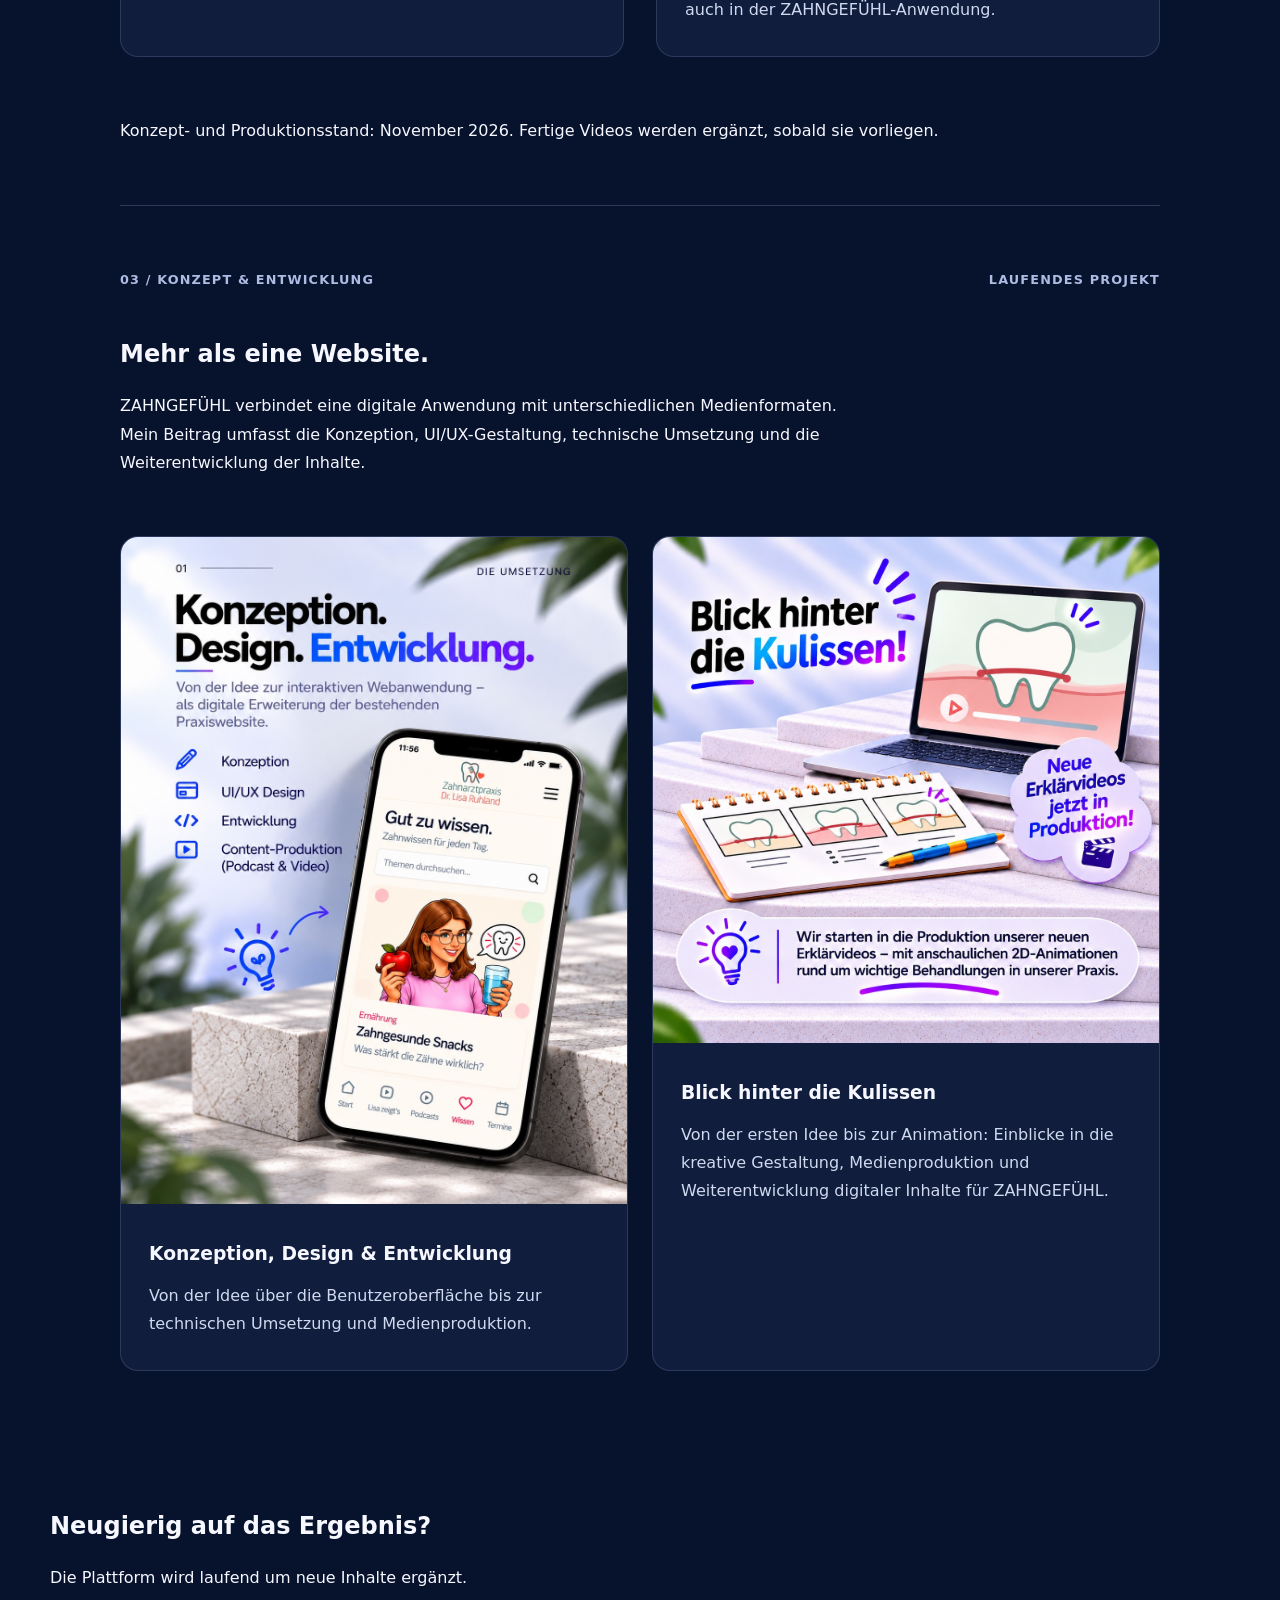
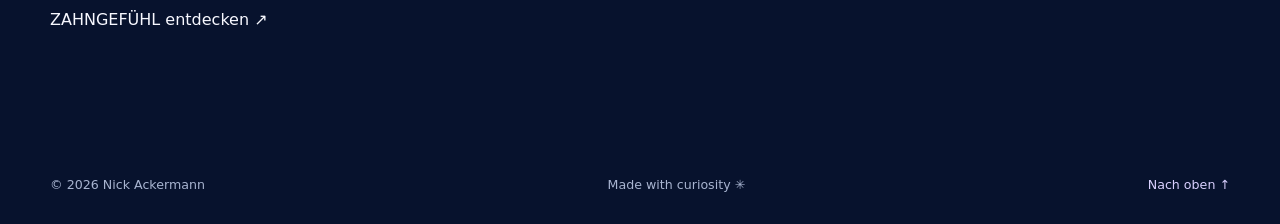
<file: zahngefuehl.html>
<!DOCTYPE html>
<html lang="de"><head><meta charset="utf-8"/><meta content="width=device-width,initial-scale=1" name="viewport"/><meta content="#07122d" name="theme-color"/><meta content="ZAHNGEFÜHL: Webentwicklung, Podcastproduktion und Löwis Zahnabenteuer – eine digitale Projektarbeit von Nick Ackermann." name="description"/><title>ZAHNGEFÜHL | Projekt – by_nick.life</title><link href="./styles.css" rel="stylesheet"/><script defer="" src="./script.js"></script><style>
/* Scoped adjustments: only the Zahngefuehl case-study page */
.zg-detail-actions{display:flex;flex-wrap:wrap;align-items:center;gap:18px 34px;margin-top:28px;margin-bottom:36px}
.zg-detail-actions a{display:inline-flex;align-items:center;min-height:44px}
.zg-detail-split{display:grid;grid-template-columns:minmax(0,1.5fr) minmax(180px,.65fr);gap:clamp(28px,5vw,78px);align-items:center}
.zg-detail-split>img{display:block;width:100%;max-width:215px;max-height:295px;object-fit:cover;object-position:center 43%;border-radius:16px;justify-self:center;margin-top:76px}
.zg-media-grid{display:grid;grid-template-columns:repeat(2,minmax(0,1fr));gap:22px;margin-top:28px;align-items:stretch}
.zg-media-grid .zg-detail-card{min-width:0;overflow:hidden;margin:0;max-width:none;display:flex;flex-direction:column}
.zg-media-grid video,.zg-media-grid img{display:block;width:100%;height:clamp(170px,23vw,255px);object-fit:contain;background:#101b38;border-radius:12px 12px 0 0}
.zg-media-grid .zg-detail-card-body{padding:18px 20px 20px;flex:1}
.zg-media-grid .zg-detail-card-body h3{margin:8px 0 10px}
.zg-media-grid .zg-detail-card-body p{margin:0}
@media(max-width:700px){.zg-detail-actions{gap:14px 22px;margin-bottom:24px}.zg-detail-split{grid-template-columns:1fr;gap:24px}.zg-detail-split>img{width:45%;max-width:175px;max-height:220px;margin:20px auto 0}.zg-media-grid{grid-template-columns:1fr;gap:18px}.zg-media-grid video,.zg-media-grid img{height:220px}}

/* Airier case study layout — only this page */
body[data-page="work"] .zg-detail-section{padding-top:clamp(64px,8vw,112px);padding-bottom:clamp(64px,8vw,112px);border-top:1px solid rgba(180,195,240,.18)}
body[data-page="work"] .zg-detail-section .section-topline{display:flex;justify-content:space-between;gap:24px;margin-bottom:clamp(28px,4vw,54px);color:#aebbe2;font-size:.8rem;letter-spacing:.09em}
body[data-page="work"] .zg-detail-section>.eyebrow{margin-bottom:18px}
body[data-page="work"] .zg-detail-section>h2{margin:0 0 24px;line-height:1.12}
body[data-page="work"] .zg-section-lead{max-width:760px;line-height:1.8;margin:0 0 clamp(38px,5vw,68px)}
body[data-page="work"] .zg-detail-cards{display:grid;grid-template-columns:repeat(2,minmax(0,1fr));gap:clamp(26px,4vw,56px);margin:0 0 clamp(54px,7vw,90px);align-items:start}
body[data-page="work"] .zg-detail-card{min-width:0;overflow:hidden;border-radius:18px;background:#101d3d;border:1px solid rgba(190,205,255,.12)}
body[data-page="work"] .zg-detail-cards .zg-detail-card>img{display:block;width:100%;aspect-ratio:16/10;object-fit:cover}
body[data-page="work"] .zg-detail-card-body{padding:clamp(22px,3vw,34px)}
body[data-page="work"] .zg-detail-card-body h3{margin:12px 0 16px;line-height:1.25}
body[data-page="work"] .zg-detail-card-body p{line-height:1.75;margin:0;color:#d0d9ef}
body[data-page="work"] .zg-media-grid{gap:clamp(26px,4vw,52px);margin-top:clamp(48px,6vw,76px);margin-bottom:clamp(42px,5vw,64px)}
body[data-page="work"] .zg-media-grid .zg-detail-card-body{padding:clamp(22px,3vw,32px)}
body[data-page="work"] .zg-media-grid .zg-detail-card-body h3{margin:14px 0 16px}
body[data-page="work"] .zg-small-note{margin-top:36px;line-height:1.8}
body[data-page="work"] .zg-detail-bottom{padding-top:clamp(70px,9vw,120px);padding-bottom:clamp(70px,9vw,120px)}
@media(max-width:700px){body[data-page="work"] .zg-detail-section{padding-top:58px;padding-bottom:58px}body[data-page="work"] .zg-detail-cards{grid-template-columns:1fr;gap:28px;margin-bottom:56px}body[data-page="work"] .zg-media-grid{gap:28px;margin-top:46px}body[data-page="work"] .zg-detail-card-body{padding:24px}body[data-page="work"] .zg-detail-section .section-topline{margin-bottom:30px}}

/* Extra breathing room: explicit spacing between image cards and media cards */
body[data-page="work"] .zg-detail-section{max-width:1120px;}
body[data-page="work"] .zg-detail-cards{column-gap:clamp(44px,6vw,90px)!important;row-gap:clamp(54px,7vw,100px)!important;margin-top:52px!important;margin-bottom:110px!important;}
body[data-page="work"] .zg-detail-cards .zg-detail-card{display:flex;flex-direction:column;gap:0;}
body[data-page="work"] .zg-detail-cards .zg-detail-card img{margin:0!important;}
body[data-page="work"] .zg-detail-cards .zg-detail-card-body{padding:30px 32px 38px!important;}
body[data-page="work"] .zg-media-grid{column-gap:clamp(44px,6vw,90px)!important;row-gap:64px!important;margin-top:90px!important;margin-bottom:90px!important;}
body[data-page="work"] .zg-media-grid .zg-detail-card{display:flex;flex-direction:column;}
body[data-page="work"] .zg-media-grid video,body[data-page="work"] .zg-media-grid img{width:100%;height:220px;object-fit:contain;}
body[data-page="work"] .zg-media-grid .zg-detail-card-body{padding:30px 32px 38px!important;}
body[data-page="work"] .zg-section-lead{margin-bottom:58px!important;}
@media(max-width:700px){body[data-page="work"] .zg-detail-cards{grid-template-columns:1fr!important;row-gap:52px!important;margin-top:36px!important;margin-bottom:76px!important;}body[data-page="work"] .zg-media-grid{grid-template-columns:1fr!important;row-gap:48px!important;margin-top:64px!important;margin-bottom:70px!important;}body[data-page="work"] .zg-detail-cards .zg-detail-card-body,body[data-page="work"] .zg-media-grid .zg-detail-card-body{padding:24px 24px 30px!important;}body[data-page="work"] .zg-media-grid video,body[data-page="work"] .zg-media-grid img{height:190px;}}

/* Final refinements: only this Zahngefuehl page */
body[data-page="work"] .zg-detail-section:nth-of-type(2),
body[data-page="work"] .zg-detail-section:nth-of-type(3){border-bottom:1px solid rgba(180,195,240,.26);}
body[data-page="work"] .zg-detail-section:nth-of-type(3){border-top:0;}
body[data-page="work"] .zg-detail-section:nth-of-type(4){border-top:0;padding-bottom:24px;}
body[data-page="work"] .zg-detail-section:nth-of-type(4) .zg-detail-cards{margin-bottom:0!important;}
body[data-page="work"] .zg-detail-bottom{padding-top:32px;}
/* The podcast area is text-only; hide any legacy microphone image. */
body[data-page="work"] .zg-detail-section:nth-of-type(2) .zg-detail-split>img{display:none!important;}
body[data-page="work"] .zg-detail-section:nth-of-type(2) .zg-detail-split{grid-template-columns:minmax(0,1fr);}
@media(max-width:700px){body[data-page="work"] .zg-detail-section:nth-of-type(4){padding-bottom:16px;}body[data-page="work"] .zg-detail-bottom{padding-top:24px;}}

/* Avoid double dividers before Animation & Video and Konzept & Entwicklung. */
body[data-page="work"] .zg-detail-section:nth-of-type(3),
body[data-page="work"] .zg-detail-section:nth-of-type(4){border-top:0!important;}

/* Consistent visual system across desktop and mobile */
body[data-page="work"] .zg-detail-section{width:min(100% - 36px,1040px);margin-inline:auto;box-sizing:border-box;}
body[data-page="work"] .zg-detail-cards,body[data-page="work"] .zg-media-grid{grid-template-columns:repeat(2,minmax(0,1fr))!important;column-gap:32px!important;row-gap:40px!important;align-items:stretch!important;}
body[data-page="work"] .zg-detail-cards .zg-detail-card,body[data-page="work"] .zg-media-grid .zg-detail-card{border-radius:18px!important;overflow:hidden!important;display:flex!important;flex-direction:column!important;background:#101d3d!important;border:1px solid rgba(190,205,255,.16)!important;box-sizing:border-box!important;}
body[data-page="work"] .zg-detail-cards .zg-detail-card>img{aspect-ratio:16/10!important;width:100%!important;object-fit:cover!important;}
body[data-page="work"] .zg-media-grid video,body[data-page="work"] .zg-media-grid img{width:100%!important;height:auto!important;aspect-ratio:16/10!important;object-fit:contain!important;background:#101b38!important;border-radius:0!important;}
body[data-page="work"] .zg-detail-cards .zg-detail-card-body,body[data-page="work"] .zg-media-grid .zg-detail-card-body{padding:26px 28px 32px!important;flex:1!important;}
body[data-page="work"] .zg-detail-cards{margin-top:36px!important;margin-bottom:60px!important;}
body[data-page="work"] .zg-media-grid{margin-top:52px!important;margin-bottom:60px!important;}
@media(max-width:700px){body[data-page="work"] .zg-detail-section{width:calc(100% - 32px)}body[data-page="work"] .zg-detail-cards,body[data-page="work"] .zg-media-grid{grid-template-columns:minmax(0,1fr)!important;row-gap:30px!important;}body[data-page="work"] .zg-detail-cards .zg-detail-card-body,body[data-page="work"] .zg-media-grid .zg-detail-card-body{padding:24px 24px 30px!important;}body[data-page="work"] .zg-detail-cards{margin-bottom:48px!important;}body[data-page="work"] .zg-media-grid{margin-top:44px!important;margin-bottom:48px!important;}}

/* Konzeptbild: Kachel wieder randlos ausfuellen */
body[data-page="work"] .zg-konzept-section .zg-detail-cards .zg-detail-card>img{width:100%!important;height:auto!important;aspect-ratio:16/10!important;object-fit:cover!important;object-position:center center!important;padding:0!important;margin:0!important;background:transparent!important;display:block!important;}

/* Nur Abstand oberhalb des Podcast-Links */
body[data-page="work"] .zg-podcast-link{display:inline-block;margin-top:30px;}

/* Projektkacheln: gleiche Zweispalten-Geometrie wie Video-/Animationskacheln. */
body[data-page="work"] .zg-konzept-section .zg-detail-cards.zg-konzept-duo {
  display:grid!important;
  grid-template-columns:repeat(2,minmax(0,1fr))!important;
  width:100%!important;
  max-width:none!important;
  margin:52px 0 60px!important;
  column-gap:32px!important;
  row-gap:40px!important;
  align-items:stretch!important;
}
body[data-page="work"] .zg-konzept-section .zg-detail-cards.zg-konzept-duo .zg-detail-card {
  width:100%!important; min-width:0!important; display:flex!important;
  flex-direction:column!important; overflow:hidden!important;
  border-radius:18px!important; background:#101d3d!important;
  border:1px solid rgba(190,205,255,.16)!important;
}
body[data-page="work"] .zg-konzept-section .zg-detail-cards.zg-konzept-duo .zg-detail-card > img {
  display:block!important; width:100%!important; height:auto!important;
  aspect-ratio:16/10!important; object-fit:cover!important;
  object-position:center center!important; padding:0!important; margin:0!important;
  background:transparent!important;
}
body[data-page="work"] .zg-konzept-section .zg-detail-cards.zg-konzept-duo .zg-detail-card-body {
  flex:1!important; padding:26px 28px 32px!important;
}
@media(max-width:700px) {
 body[data-page="work"] .zg-konzept-section .zg-detail-cards.zg-konzept-duo {
   grid-template-columns:minmax(0,1fr)!important;
   gap:30px!important; margin:44px 0 48px!important;
 }
 body[data-page="work"] .zg-konzept-section .zg-detail-cards.zg-konzept-duo .zg-detail-card-body {
   padding:24px 24px 30px!important;
 }
}
</style><style>
/* Precise final corrections: one divider per section, no duplicate lines */
body[data-page="work"] .zg-detail-section{border:0!important;border-top:0!important;border-bottom:0!important;box-shadow:none!important;}
body[data-page="work"] .zg-detail-section + .zg-detail-section{border-top:1px solid rgba(180,195,240,.22)!important;}
body[data-page="work"] .zg-detail-section .section-topline{border:0!important;box-shadow:none!important;}
/* Concept card: one centered, smaller image with breathing room above */
body[data-page="work"] .zg-detail-section:nth-of-type(4) .zg-detail-cards{grid-template-columns:minmax(0,1fr)!important;max-width:600px;margin-inline:auto!important;margin-top:42px!important;}
body[data-page="work"] .zg-detail-section:nth-of-type(4) .zg-detail-card>img{box-sizing:border-box!important;width:100%!important;height:clamp(240px,36vw,380px)!important;aspect-ratio:auto!important;object-fit:contain!important;object-position:center bottom!important;padding:52px 34px 0!important;background:#101d3d!important;}
/* The tooth animation is square: preserve the full frame without cropping */
body[data-page="work"] .zg-media-grid .zg-detail-card:nth-child(2)>img{width:100%!important;height:clamp(230px,30vw,330px)!important;aspect-ratio:auto!important;object-fit:contain!important;object-position:center!important;background:#101b38!important;}
@media(max-width:700px){body[data-page="work"] .zg-detail-section:nth-of-type(4) .zg-detail-card>img{height:280px!important;padding:48px 30px 0!important;}body[data-page="work"] .zg-media-grid .zg-detail-card:nth-child(2)>img{height:260px!important;}}
</style><style>
/* Compact section transitions — preserve existing cards and media layout */
body[data-page="work"] .zg-detail-hero{min-height:0!important;height:auto!important;padding-bottom:28px!important;margin-bottom:0!important;}
body[data-page="work"] .zg-detail-hero .zg-detail-actions{margin-bottom:0!important;}
body[data-page="work"] .zg-detail-section{padding-top:42px!important;padding-bottom:44px!important;}
body[data-page="work"] .zg-detail-section .section-topline{margin-bottom:28px!important;}
@media(max-width:700px){
 body[data-page="work"] .zg-detail-hero{padding-bottom:18px!important;}
 body[data-page="work"] .zg-detail-section{padding-top:32px!important;padding-bottom:36px!important;}
 body[data-page="work"] .zg-detail-section .section-topline{margin-bottom:24px!important;}
}
</style><style>/* Podcast update only: retain all existing section spacing and layout. */
body[data-page="work"] .zg-extra-episode{border-left:3px solid #ad7cff;padding-left:18px;margin-top:26px;}
body[data-page="work"] .zg-extra-label{display:block;color:#c49bff;font-size:.78rem;font-weight:700;letter-spacing:.12em;margin-bottom:12px;}
body[data-page="work"] .zg-extra-subtitle{color:#d3b7ff;font-weight:600;}
</style>
<style>
/* Final targeted fix: override the old nth-of-type(4) image padding/contain rules. */
body[data-page="work"] .zg-konzept-section .zg-detail-cards .zg-detail-card > img {
 display:block!important;box-sizing:border-box!important;width:100%!important;max-width:none!important;
 height:auto!important;aspect-ratio:16 / 10!important;object-fit:cover!important;
 object-position:center center!important;padding:0!important;margin:0!important;
 background:transparent!important;border-radius:0!important;
}
/* Konzeptkachel: Originalbild vollständig und ohne Beschnitt anzeigen. */
body[data-page="work"] .zg-konzept-section .zg-detail-cards .zg-detail-card > img {
  display:block!important;
  box-sizing:border-box!important;
  width:100%!important;
  max-width:100%!important;
  height:auto!important;
  max-height:none!important;
  aspect-ratio:auto!important;
  object-fit:contain!important;
  object-position:center center!important;
  padding:0!important;
  margin:0!important;
  background:transparent!important;
}
</style>
<style>
/* Gleicher zusätzlicher Abstand nach „bewegt.“ und nach Folge 3. */
body[data-page="work"] .zg-audio-list > .zg-audio-item:first-child { margin-top: 42px !important; }
body[data-page="work"] .zg-audio-list > .zg-extra-episode { margin-top: 42px !important; }
</style>
<style>
/* Kleiner Spotify-Meilenstein innerhalb des bestehenden Podcast-Bereichs */
body[data-page="work"] .zg-spotify-announcement{margin-top:42px;padding:24px 26px;border:1px solid rgba(190,205,255,.18);border-radius:16px;background:#101d3d;max-width:760px}
body[data-page="work"] .zg-spotify-eyebrow{display:block;font-size:.76rem;font-weight:700;letter-spacing:.1em;color:#b9c9ee;margin-bottom:10px}
body[data-page="work"] .zg-spotify-announcement h3{margin:0 0 12px;line-height:1.3}
body[data-page="work"] .zg-spotify-announcement p{margin:0 0 20px;line-height:1.75;color:#d0d9ef}
body[data-page="work"] .zg-spotify-announcement .zg-cta{display:inline-flex;align-items:center;min-height:44px}
@media(max-width:700px){body[data-page="work"] .zg-spotify-announcement{padding:22px 20px;margin-top:42px}}
</style>
<style>
/* Square animated dental diagram: fill card edge to edge without cropping. */
body[data-page="work"] .zg-media-grid .zg-detail-card:nth-child(2) > img[src*="zahn-schaubild-animation"] {
 display:block!important;
 width:100%!important;
 max-width:none!important;
 height:auto!important;
 aspect-ratio:1 / 1!important;
 object-fit:fill!important;
 padding:0!important;
 margin:0!important;
 border-radius:0!important;
 background:transparent!important;
 flex:0 0 auto!important;
}
</style>
<style>
/* Two matching portfolio cards: concept and authentic Instagram screenshot */
body[data-page="work"] .zg-konzept-section .zg-konzept-duo{display:grid!important;grid-template-columns:repeat(2,minmax(0,1fr))!important;max-width:none!important;width:100%!important;gap:28px!important;margin:36px 0 56px!important;align-items:stretch!important;}
body[data-page="work"] .zg-konzept-section .zg-konzept-duo .zg-detail-card{display:flex!important;flex-direction:column!important;min-width:0!important;overflow:hidden!important;}
body[data-page="work"] .zg-konzept-section .zg-konzept-duo .zg-detail-card>img{box-sizing:border-box!important;display:block!important;width:100%!important;height:auto!important;aspect-ratio:4/5!important;object-fit:cover!important;object-position:center!important;padding:0!important;margin:0!important;background:transparent!important;}
body[data-page="work"] .zg-konzept-section .zg-konzept-duo .zg-detail-card-body{flex:1!important;}
body[data-page="work"] .zg-instagram-link{display:inline-block;margin-top:18px;color:#c7b5ff;text-decoration:none;font-weight:650;}
body[data-page="work"] .zg-instagram-link:hover{text-decoration:underline;}
@media(max-width:700px){body[data-page="work"] .zg-konzept-section .zg-konzept-duo{grid-template-columns:minmax(0,1fr)!important;gap:26px!important;margin-top:30px!important;} }
</style><style>
/* Projektkacheln: Desktop konsequent zweispaltig; Bildausschnitt nach oben ausrichten. */
body[data-page="work"] .zg-konzept-section .zg-konzept-duo {
  display:grid!important;
  grid-template-columns:repeat(2,minmax(0,1fr))!important;
  gap:28px!important;
  width:100%!important;
  max-width:none!important;
}
body[data-page="work"] .zg-konzept-section .zg-konzept-duo .zg-detail-card > img {
  width:100%!important;
  aspect-ratio:4 / 5!important;
  height:auto!important;
  object-fit:cover!important;
  object-position:center 85%!important;
}
@media (max-width:700px) {
  body[data-page="work"] .zg-konzept-section .zg-konzept-duo {
    grid-template-columns:minmax(0,1fr)!important;
  }
}
</style><style>
/* Final project-card fix: override earlier single-column and cropped-image rules. */
body[data-page="work"] section.zg-konzept-section .zg-detail-cards.zg-konzept-duo {
 display:grid!important; grid-template-columns:repeat(2,minmax(0,1fr))!important;
 width:100%!important; max-width:none!important; margin-left:0!important; margin-right:0!important;
 column-gap:24px!important; row-gap:24px!important; align-items:stretch!important;
}
body[data-page="work"] section.zg-konzept-section .zg-detail-cards.zg-konzept-duo > .zg-detail-card {
 min-width:0!important; width:auto!important; max-width:none!important; margin:0!important;
}
body[data-page="work"] section.zg-konzept-section .zg-detail-cards.zg-konzept-duo > .zg-detail-card > img {
 display:block!important; box-sizing:border-box!important; width:100%!important;
 height:auto!important; aspect-ratio:4/5!important; max-height:none!important;
 object-fit:cover!important; object-position:center top!important;
 padding:0!important; margin:0!important; background:transparent!important;
}
@media(max-width:599px) {
 body[data-page="work"] section.zg-konzept-section .zg-detail-cards.zg-konzept-duo {
  grid-template-columns:minmax(0,1fr)!important;
 }
}
</style>
<style id="zg-complete-images-final">
/* Original images shown fully: no cropping or distortion */
body[data-page="work"] section.zg-konzept-section .zg-detail-cards.zg-konzept-duo > .zg-detail-card > img {
 display:block!important;box-sizing:border-box!important;width:100%!important;height:auto!important;
 max-height:none!important;aspect-ratio:auto!important;object-fit:contain!important;
 object-position:center center!important;padding:0!important;margin:0!important;
 border-radius:0!important;
}
@media(min-width:768px){
 body[data-page="work"] section.zg-konzept-section .zg-detail-cards.zg-konzept-duo {
 display:grid!important;grid-template-columns:repeat(2,minmax(0,1fr))!important;gap:24px!important;
 }
}
@media(max-width:767px){
 body[data-page="work"] section.zg-konzept-section .zg-detail-cards.zg-konzept-duo {grid-template-columns:minmax(0,1fr)!important;}
}
</style></head><body data-page="work" id="top"><a class="skip-link" href="#main">Zum Inhalt springen</a><header class="site-header container">
<a class="brand" href="./index.html">by_nick.life<span class="brand-line"></span></a>
<nav aria-label="Hauptnavigation" class="nav" id="primary-nav"><a data-i18n="whatIDo" href="./index.html">What I Do</a>
<a aria-current="page" data-i18n="behind" href="./work.html">Behind the Scenes</a>
<a data-i18n="beyond" href="./life.html">Beyond Work</a></nav>
<div class="header-actions">
<button aria-label="Switch language" class="language-toggle" id="language-toggle" type="button"><span id="language-label">EN</span><svg aria-hidden="true" class="ui-arrow" viewbox="0 0 24 24"><path d="M5 19 19 5 M8 5h11v11"></path></svg></button>
<button aria-controls="primary-nav" aria-expanded="false" aria-label="Menü öffnen" class="menu-toggle" id="menu-toggle" type="button"><span></span><span></span><span></span></button>
</div>
</header><main id="main"><section class="page-hero container zg-detail-hero"><p class="eyebrow">CASE STUDY · DIGITALE PATIENTENKOMMUNIKATION</p><h1>ZAHN<span>GEFÜHL.</span></h1><p>Von der ersten Idee zur lebendigen Plattform: Webentwicklung, verständliches Zahnwissen, Podcastproduktion und neue audiovisuelle Formate für Familien.</p><div class="zg-detail-actions"><a class="zg-cta" href="https://zahngefuehl261025.zahnarzt-ruhland.workers.dev" rel="noopener noreferrer" target="_blank">ZAHNGEFÜHL live ansehen ↗</a><a class="zg-ghost" href="./work.html">← Zurück zu den Arbeitsproben</a></div></section>
<section class="container zg-detail-section"><div class="section-topline"><span>01 / AUDIO</span><span>4 FERTIGE FOLGEN</span></div><div class="zg-detail-split"><div><p class="eyebrow">DER HAUPTPODCAST</p><h2>ZAHNGEFÜHL im Ohr</h2><p>Zahnwissen zum Anhören. Verständlich, persönlich und nah am Menschen. Dr. Lisa Ruhland spricht über Zahngesundheit, Vertrauen und alles, was Patientinnen und Patienten bewegt.</p><div class="zg-audio-list"><div class="zg-audio-item"><strong>Folge 1 · Willkommen bei ZAHNGEFÜHL</strong><p>Dr. Lisa Ruhland stellt sich vor und erzählt, warum ihr verständliche Zahnmedizin und Vertrauen besonders am Herzen liegen.</p></div><div class="zg-audio-item"><strong>Folge 2 · Zahnarztangst (Teil 1)</strong><p>Ein Gespräch über Unsicherheit und Ängste rund um den Zahnarztbesuch.</p></div><div class="zg-audio-item"><strong>Folge 3 · Zahnarztangst (Teil 2)</strong><p>Die Fortsetzung zum Thema Zahnarztangst.</p></div><div class="zg-audio-item zg-extra-episode"><span class="zg-extra-label">NEUE PODCASTSERIE</span><strong>Zahngefühl EXTRA – Folge 1</strong><p class="zg-extra-subtitle">Kleine Momente. Große Geschichten.</p><p>Unter dem bekannten ZAHNGEFÜHL-Dach erweitert Zahngefühl EXTRA den Hauptpodcast um neue Perspektiven, Themen und besondere Einblicke.</p></div></div><div class="zg-spotify-announcement" aria-label="ZAHNGEFÜHL jetzt auf Spotify"><span class="zg-spotify-eyebrow">JETZT AUCH AUF SPOTIFY</span><h3>ZAHNGEFÜHL – Zahnwissen zum Anhören</h3><p>Aus einer Idee ist ein Podcast geworden: Lisa spricht über Zahnwissen, Zahnarztangst, Vertrauen und persönliche Einblicke aus dem Praxisalltag. Ich begleite ZAHNGEFÜHL hinter den Kulissen in Konzeption und Produktion.</p><a class="zg-cta" href="https://open.spotify.com/show/1fu61Uvu5Wf8fVLeEb0YVv" target="_blank" rel="noopener noreferrer">Podcast auf Spotify entdecken ↗</a></div></div></div></section>
<section class="container zg-detail-section"><div class="section-topline"><span>02 / ANIMATION &amp; VIDEO</span><span>IN PRODUKTION</span></div><p class="eyebrow">LÖWIS ZAHNABENTEUER</p><h2>Große Fragen. Kleine Zähne.</h2><p class="zg-section-lead">Mit Löwi entsteht eine kindgerechte Erlebniswelt, die Zahnwissen spielerisch vermittelt. Zwei audiovisuelle Formate befinden sich aktuell in Produktion.</p><div class="zg-detail-cards"><article class="zg-detail-card"><img alt="Löwi und seine Mutter Lotti zu Hause" loading="lazy" src="./loewi-lotti-zuhause.jpg"/><div class="zg-detail-card-body"><span class="zg-status">IN PRODUKTION</span><h3>Löwis Zahnabenteuer · 3D-Animation</h3><p>Löwi und seine Mama Lotti entdecken gemeinsam, wie spannend Zahngesundheit sein kann. Eine kindgerechte Animationsgeschichte voller Neugier und Humor.</p></div></article><article class="zg-detail-card"><img alt="Löwi und Zahnärztin Lisa am Behandlungsstuhl" loading="lazy" src="./loewi-zahnarztpraxis.jpg"/><div class="zg-detail-card-body"><span class="zg-status">IN PRODUKTION</span><h3>Kindgerechtes Aufklärungsvideo</h3><p>Gemeinsam mit Zahnärztin Lisa lernt Löwi den Behandlungsstuhl kennen. Medizinische Themen werden spielerisch, freundlich und verständlich erklärt.</p></div></article></div><div class="zg-media-grid"><article class="zg-detail-card"><video aria-label="Videoeinblick in Löwis Zahnabenteuer" controls="" playsinline="" preload="metadata"><source src="./loewi-produktions-einblick.mp4" type="video/mp4"/>Dein Browser unterstützt dieses Video nicht.</video><div class="zg-detail-card-body"><span class="zg-status">VIDEO · IN PRODUKTION</span><h3>Einblick in die laufende Produktion</h3><p>Kurzer Videoausschnitt aus dem aktuellen Entwicklungsstand von Löwis Zahnabenteuer.</p></div></article><article class="zg-detail-card"><img alt="Animiertes Schaubild eines Zahns im Querschnitt" loading="lazy" src="./zahn-schaubild-animation.gif"/><div class="zg-detail-card-body"><span class="zg-status">ANIMIERTES SCHAUBILD</span><h3>Wurzelkanalbehandlung verständlich erklärt</h3><p>Anschauliche Zahnaufklärung – das Thema findest du auch in der ZAHNGEFÜHL-Anwendung.</p></div></article></div><p class="zg-small-note">Konzept- und Produktionsstand: November 2026. Fertige Videos werden ergänzt, sobald sie vorliegen.</p></section>
<section class="container zg-detail-section zg-konzept-section"><div class="section-topline"><span>03 / KONZEPT &amp; ENTWICKLUNG</span><span>LAUFENDES PROJEKT</span></div><h2>Mehr als eine Website.</h2><p class="zg-section-lead">ZAHNGEFÜHL verbindet eine digitale Anwendung mit unterschiedlichen Medienformaten. Mein Beitrag umfasst die Konzeption, UI/UX-Gestaltung, technische Umsetzung und die Weiterentwicklung der Inhalte.</p><div class="zg-detail-cards zg-konzept-duo"><article class="zg-detail-card"><img alt="Konzeption und UI/UX der ZAHNGEFÜHL-Plattform" loading="lazy" src="./zahngefuehl-konzeption.jpg"/><div class="zg-detail-card-body"><h3>Konzeption, Design &amp; Entwicklung</h3><p>Von der Idee über die Benutzeroberfläche bis zur technischen Umsetzung und Medienproduktion.</p></div></article><article class="zg-detail-card"><img alt="Originalbeitrag Blick hinter die Kulissen aus dem Instagram-Profil by_nick.life" loading="lazy" src="./instagram-blick-hinter-kulissen.jpg"/><div class="zg-detail-card-body"><h3>Blick hinter die Kulissen</h3><p>Von der ersten Idee bis zur Animation: Einblicke in die kreative Gestaltung, Medienproduktion und Weiterentwicklung digitaler Inhalte für ZAHNGEFÜHL.</p></div></article></div></section><section class="container zg-detail-bottom"><h2>Neugierig auf das Ergebnis?</h2><p>Die Plattform wird laufend um neue Inhalte ergänzt.</p><a class="zg-cta" href="https://zahngefuehl261025.zahnarzt-ruhland.workers.dev" rel="noopener noreferrer" target="_blank">ZAHNGEFÜHL entdecken ↗</a></section></main><footer class="footer container"><span>© <span id="year"></span> Nick Ackermann</span><span data-i18n="footer">Made with curiosity ✳</span><a href="#top"><span data-i18n="backTop">Nach oben</span> ↑</a></footer>
</body></html>
</file>
<file: styles.css>
:root{--bg:#07122d;--panel:#0c1b3c;--purple:#8865ff;--blue:#6495ff;--text:#f7f8ff;--muted:#a8b4d0;--line:#253458}
*{box-sizing:border-box}html{scroll-behavior:smooth}body{margin:0;background:var(--bg);color:var(--text);font-family:Inter,ui-sans-serif,system-ui,-apple-system,"Segoe UI",Arial,sans-serif;line-height:1.6;overflow-x:hidden}
a{color:inherit;text-decoration:none}button{font:inherit}img{max-width:100%;display:block}svg{display:block}
.container{width:min(1180px,calc(100% - 64px));margin-inline:auto}
.skip-link{position:absolute;top:-80px;left:16px;background:white;color:#07122d;padding:10px;z-index:50}.skip-link:focus{top:10px}
.site-header{min-height:92px;display:flex;align-items:center;justify-content:space-between;gap:28px;position:relative;z-index:20}
.brand{font-weight:850;font-size:1.32rem;letter-spacing:-.055em;white-space:nowrap}.brand-line{display:block;width:37px;height:3px;background:var(--purple);border-radius:9px;margin-top:3px}
.nav{display:flex;align-items:center;gap:clamp(14px,2.5vw,38px)}.nav a{font-size:.83rem;font-weight:650;color:#c8d1e7;transition:color .2s}.nav a:hover,.nav a[aria-current="page"]{color:#ad97ff}.nav a[aria-current="page"]{text-decoration:underline;text-decoration-color:var(--purple);text-underline-offset:9px}
.header-actions{display:flex;align-items:center;gap:12px}.language-toggle{border:1px solid #4d5c7d;background:transparent;color:white;display:flex;align-items:center;gap:9px;padding:8px 12px;border-radius:25px;cursor:pointer;font-size:.85rem}.ui-arrow{width:17px;height:17px;fill:none;stroke:currentColor;stroke-width:1.8;stroke-linecap:round;stroke-linejoin:round}.menu-toggle{display:none}
.hero{display:grid;grid-template-columns:1.05fr 1fr .92fr;align-items:center;gap:32px;min-height:670px;padding-top:42px;padding-bottom:92px}
.eyebrow{color:#a999ff;font-size:.73rem;font-weight:750;letter-spacing:.18em;text-transform:uppercase;display:flex;align-items:center;gap:10px}.eyebrow-dot{width:7px;height:7px;border-radius:50%;background:var(--purple)}
h1,h2,h3,p{margin-top:0}.hero h1,.page-hero h1{font-size:clamp(3.6rem,5.5vw,6.8rem);letter-spacing:-.085em;line-height:.99;margin:30px 0}.hero h1 span,.page-hero h1 span,.intro-section h2 span,.profile-section h2 span,.contact-inner h2 span{color:#a68cff}
.hero-sub{font-weight:650;line-height:1.55;color:#d9e0f4;margin-bottom:25px}.hero-italic{font-style:italic;color:#98a7cb;font-size:.94rem}.text-link{display:inline-flex;align-items:center;gap:12px;color:#b9a7ff;font-weight:700;font-size:.91rem;margin-top:10px}.text-link:hover{color:white}
.hero-visual{height:545px;border-radius:200px 200px 130px 130px;position:relative;background:linear-gradient(145deg,#283c77,#8865ff 110%);border:1px solid #6854ad;overflow:hidden;box-shadow:0 20px 90px #0005}.hero-visual img{width:100%;height:100%;object-fit:cover;object-position:center center}.vertical-caption{position:absolute;bottom:28px;right:12px;writing-mode:vertical-rl;font-size:.59rem;letter-spacing:.2em;color:white;text-shadow:0 1px 8px #000}
.services-panel{padding:25px 0}.panel-heading,.section-topline{display:flex;align-items:center;justify-content:space-between;gap:18px;color:#bba9ff;font-weight:800;font-size:.75rem;letter-spacing:.15em}.heading-line{height:1px;flex:1;background:#54458d}
.service{display:flex;align-items:flex-start;gap:15px;padding:24px 0;border-bottom:1px solid var(--line)}.service h2{font-size:1.03rem;margin:1px 0 5px}.service p{font-size:.85rem;color:var(--muted);line-height:1.6;margin:0}
.service-icon,.label-icon{flex:none;width:52px;height:52px;display:grid;place-items:center;border:1.5px solid var(--purple);border-radius:50%;color:var(--blue)}.service-icon svg,.label-icon svg{width:27px;height:27px;fill:none;stroke:currentColor;stroke-width:1.8;stroke-linecap:round;stroke-linejoin:round}
.intro-section{padding-block:105px;display:grid;grid-template-columns:1.1fr .9fr;gap:80px;align-items:center;border-top:1px solid var(--line)}.intro-section h2,.profile-section h2{font-size:clamp(2.6rem,4.5vw,4.9rem);line-height:1.05;letter-spacing:-.07em}.intro-section p:not(.eyebrow),.profile-section>p:not(.eyebrow){color:var(--muted);max-width:520px}
.contact-section{background:#0d1a3b;border-top:1px solid var(--line);border-bottom:1px solid var(--line)}.contact-inner{padding-block:95px;display:grid;grid-template-columns:1.1fr .9fr;gap:80px}.contact-inner h2{font-size:clamp(3.4rem,6vw,6.8rem);line-height:1;letter-spacing:-.08em;margin:12px 0}.contact-inner p{color:#cbd4e9}.social-links{display:flex;flex-wrap:wrap;gap:26px;margin:28px 0}.social-links a,.profile-links a{display:inline-flex;align-items:center;gap:10px;font-weight:700}.contact-button{display:inline-flex;align-items:center;gap:18px;padding:12px 22px;border-radius:50px;background:var(--purple);color:white;font-weight:750}
.footer{padding-block:28px;display:flex;justify-content:space-between;align-items:center;gap:15px;color:var(--muted);font-size:.79rem}.footer a{color:#d9d0ff}
.page-hero{padding-top:105px;padding-bottom:95px}.page-hero h1{font-size:clamp(4rem,9vw,9rem);margin:20px 0 30px}.page-hero>p:last-child{font-size:clamp(1rem,1.7vw,1.2rem);max-width:620px;color:var(--muted)}
.gallery-section{padding-bottom:110px}.section-topline{padding:22px 0;border-top:1px solid var(--line);margin-bottom:35px}
.gallery-grid{display:grid;grid-template-columns:repeat(2,minmax(0,1fr));gap:30px}.gallery-card,.life-card{min-width:0;background:var(--panel);border:1px solid var(--line);border-radius:18px;overflow:hidden}.gallery-image{height:390px;background:#132449}.gallery-image img{width:100%;height:100%;object-fit:cover;object-position:center}
.gallery-caption{padding:23px;display:flex;gap:18px;align-items:flex-start}.gallery-caption .number{color:#a994ff;font-weight:800;font-size:.8rem}.gallery-caption h2,.life-label h2{font-size:1.25rem;margin:0 0 4px}.gallery-caption p,.life-label p{color:var(--muted);font-size:.9rem;margin:0}
.gallery-note{padding:50px 0 0;text-align:center}.gallery-note h2{font-size:1.3rem}.gallery-note p{color:var(--muted)}
.profile-section{border-top:1px solid var(--line);padding-block:100px 120px}.profile-section>p:not(.eyebrow){margin-bottom:35px}.profile-links{display:flex;gap:15px;flex-wrap:wrap}.profile-links a{border:1px solid #574998;border-radius:100px;padding:12px 18px;background:#121f42}.profile-links a:hover{background:#261e50}
.life-grid{display:grid;grid-template-columns:repeat(3,minmax(0,1fr));gap:24px}.life-photo{height:360px;background:#152549}.life-photo img{width:100%;height:100%;object-fit:cover;object-position:center}.life-label{padding:21px;display:flex;align-items:center;gap:14px}
@media(max-width:1050px){.hero{grid-template-columns:1fr 1fr;gap:30px}.services-panel{grid-column:1/-1;display:grid;grid-template-columns:repeat(3,minmax(0,1fr));gap:16px}.panel-heading{grid-column:1/-1}.service{border:1px solid var(--line);padding:18px;border-radius:14px}.hero-visual{height:520px}.life-photo{height:300px}}
@media(max-width:760px){
 .container{width:min(100% - 36px,560px)}.site-header{min-height:75px}.brand{font-size:1.22rem}.menu-toggle{display:flex;flex-direction:column;justify-content:center;gap:5px;width:42px;height:42px;padding:10px;border:1px solid #596389;border-radius:11px;background:transparent;cursor:pointer}.menu-toggle span{display:block;width:100%;height:2px;border-radius:2px;background:white;transition:transform .2s,opacity .2s}.menu-toggle[aria-expanded="true"] span:first-child{transform:translateY(7px) rotate(45deg)}.menu-toggle[aria-expanded="true"] span:nth-child(2){opacity:0}.menu-toggle[aria-expanded="true"] span:last-child{transform:translateY(-7px) rotate(-45deg)}
 .nav{display:none;position:absolute;top:calc(100% - 1px);left:0;right:0;background:#101e42;border:1px solid #344269;box-shadow:0 18px 30px #0007;border-radius:14px;padding:15px;flex-direction:column;align-items:stretch;gap:0}.nav.is-open{display:flex}.nav a{padding:14px 12px;font-size:1rem}.nav a+a{border-top:1px solid var(--line)}.nav a[aria-current="page"]{text-decoration:none;background:#1c2651;border-radius:8px}
 .hero{grid-template-columns:1fr;padding-top:34px;padding-bottom:70px;gap:35px}.hero h1{font-size:clamp(3.9rem,15vw,6rem);margin:22px 0}.hero-visual{height:auto;min-height:0;aspect-ratio:3/4;border-radius:140px 140px 75px 75px;max-width:470px;width:100%;margin:auto}.hero-visual img{object-fit:contain;object-position:center;background:#132447}.services-panel{grid-column:auto;display:block;padding:0}.service{border:0;border-bottom:1px solid var(--line);border-radius:0;padding:20px 0}.panel-heading{margin-bottom:6px}
 .intro-section,.contact-inner{grid-template-columns:1fr;gap:25px;padding-block:65px}.intro-section h2{font-size:clamp(2.5rem,10vw,4rem)}.contact-inner h2{font-size:clamp(3.6rem,13vw,5.5rem)}
 .page-hero{padding-top:60px;padding-bottom:60px}.page-hero h1{font-size:clamp(3.8rem,14vw,6rem)}.gallery-section{padding-bottom:75px}.gallery-grid,.life-grid{grid-template-columns:1fr;gap:24px}
 /* Auf dem Handy werden die Fotos vollständig gezeigt, statt sie abzuschneiden. */
 .gallery-image,.life-photo{height:auto;min-height:0;background:#101c3d}.gallery-image img,.life-photo img{width:100%;height:auto;max-height:78vh;object-fit:contain;object-position:center}
 .gallery-caption,.life-label{padding:18px}.profile-section{padding-block:70px}.profile-section h2{font-size:clamp(2.5rem,10vw,4rem)}.footer{flex-wrap:wrap;justify-content:space-between}.footer>span:nth-child(2){order:3;width:100%}
}
@media(prefers-reduced-motion:reduce){html{scroll-behavior:auto}*,*::before,*::after{transition:none!important}}

/* Erste Kundenreferenz – ohne zusätzlich benötigte Bilddatei */
.project-preview{min-height:390px;display:flex;flex-direction:column;justify-content:center;align-items:flex-start;padding:clamp(24px,5vw,50px);background:linear-gradient(145deg,#f9f2ee,#eaded9);color:#4b4545;gap:18px}
.project-preview-tag{font-size:.68rem;font-weight:800;letter-spacing:.14em;color:#8d6c75}
.project-preview-title{font-size:clamp(1.9rem,3vw,3.1rem);line-height:1.16;letter-spacing:-.055em}
.project-preview-title strong{color:#8c6473}
.project-preview-sub{font-size:1rem;line-height:1.5;color:#796c6e}
.project-preview-action{font-size:.82rem;font-weight:750;margin-top:10px;border-bottom:1px solid #9e7e88;padding-bottom:4px}
.project-card .text-link{margin-top:10px}
@media(max-width:760px){.project-preview{min-height:310px}}

.zahngefuehl-preview{background:linear-gradient(145deg,#151d4d,#49348c);color:#fff}
.zahngefuehl-preview .project-preview-tag{color:#c5b3ff}
.zahngefuehl-preview .project-preview-title strong{color:#b7a5ff}
.zahngefuehl-preview .project-preview-sub{color:#d3d7f3}

/* Bildkacheln: Gym und Amsterdam gleich geformt, komplett gefüllt */
.hero-visual {
  border-radius: 18px;
  aspect-ratio: 4 / 5;
  height: auto;
  min-height: 0;
}
.hero-visual img {
  width: 100%;
  height: 100%;
  object-fit: cover;
  object-position: center 48%;
  background: transparent;
}
.life-card:first-child .life-photo {
  aspect-ratio: 4 / 5;
  height: auto;
  overflow: hidden;
}
.life-card:first-child .life-photo img {
  width: 100%;
  height: 100%;
  max-height: none;
  object-fit: cover;
  /* Motiv etwas nach oben schieben: oberer Bildrand wird beschnitten. */
  object-position: center 78%;
}
@media (max-width: 760px) {
  .hero-visual {
    aspect-ratio: 4 / 5;
    border-radius: 18px;
  }
  .hero-visual img {
    object-fit: cover;
    object-position: center 48%;
  }
  .life-card:first-child .life-photo {
    aspect-ratio: 4 / 5;
  }
  .life-card:first-child .life-photo img {
    height: 100%;
    max-height: none;
    object-fit: cover;
    object-position: center 78%;
  }
}

/* Markenfarbe der Zahnarztpraxis Dr. Lisa Ruhland */
.project-card .project-preview:not(.zahngefuehl-preview) {
  background: linear-gradient(145deg, #f6f8f4, #e1e9de);
  color: #30452d;
}
.project-card .project-preview:not(.zahngefuehl-preview) .project-preview-title strong,
.project-card .project-preview:not(.zahngefuehl-preview) .project-preview-tag,
.project-card .project-preview:not(.zahngefuehl-preview) .project-preview-action {
  color: #597953;
}
.project-card .project-preview:not(.zahngefuehl-preview) .project-preview-sub {
  color: #597953;
}
.project-card .project-preview:not(.zahngefuehl-preview) .project-preview-action {
  border-bottom-color: #597953;
}

/* Zahnarztpraxis Dr. Lisa Ruhland – offizielles Corporate Design
   Dunkelgrün #597953, Mintgrün #D6F5CC, Orange #DA7373,
   Hellorange #F2B6B6, Beige #FAF2E6 */
.project-card:first-child .project-preview {
  background: #FAF2E6;
  color: #597953;
  border-top: 7px solid #D6F5CC;
}
.project-card:first-child .project-preview .project-preview-tag {
  color: #597953;
}
.project-card:first-child .project-preview .project-preview-title {
  color: #597953;
}
.project-card:first-child .project-preview .project-preview-title strong {
  color: #597953;
}
.project-card:first-child .project-preview .project-preview-sub {
  color: #597953;
}
.project-card:first-child .project-preview .project-preview-action {
  color: #DA7373;
  border-bottom: 2px solid #F2B6B6;
}
.project-card:first-child .project-preview:hover .project-preview-action {
  color: #597953;
  border-bottom-color: #DA7373;
}

/* Zahnarztpraxis: Titel und Leistungsangaben in Schwarz */
.project-card:first-child .project-preview .project-preview-title,
.project-card:first-child .project-preview .project-preview-title strong,
.project-card:first-child .project-preview .project-preview-sub {
  color: #111111;
}

/* Ruhland: Praxisname korallfarben, übriger Text schwarz.
   Live-Link zunächst schwarz, bei Hover/Fokus korallfarben. */
.project-card:first-child .project-preview .project-preview-title strong { color: #DA7373; }
.project-card:first-child .project-preview .project-preview-action { color: #111111; border-bottom-color: #111111; transition: color .2s ease, border-color .2s ease; }
.project-card:first-child .project-preview:hover .project-preview-action,
.project-card:first-child .project-preview:focus-visible .project-preview-action { color: #DA7373; border-bottom-color: #DA7373; }

/* Ruhland: Beschreibung unter der Design-Kachel mittig, ohne zweiten Link */
.ruhland-caption{position:relative;justify-content:center;text-align:center;}
.ruhland-caption > div{width:100%;}
.ruhland-caption .number{position:absolute;left:23px;top:24px;}
@media(max-width:760px){.ruhland-caption .number{left:18px;top:19px;}}

/* Behind the Scenes: Handy-Foto füllt die gesamte Bildkachel – auch mobil. */
.gallery-card:nth-child(3) .gallery-image {
  aspect-ratio: 4 / 3;
  height: auto;
  overflow: hidden;
}
.gallery-card:nth-child(3) .gallery-image img {
  display: block;
  width: 100%;
  height: 100%;
  max-height: none;
  object-fit: cover;
  object-position: center 42%;
}

/* Nur die drei Begriffe direkt unter "That's Me." nebeneinander */
.hero-skill-list{display:flex;flex-wrap:wrap;column-gap:14px;row-gap:4px;align-items:baseline}
.hero-skill-list>span{white-space:nowrap}
.hero-sub-tagline{display:block;margin-top:5px}
@media(max-width:760px){.hero-skill-list{column-gap:10px}}

/* Ausschließlich die in den Screenshots markierten Korrekturen */
@media(max-width:760px){
 .hero{padding-bottom:36px}
 .services-panel .service:last-child{border-bottom:0}
 .intro-section{border-top:0;padding-top:45px}
 .gallery-card:nth-child(3) .gallery-image{height:440px;overflow:hidden}
 .gallery-card:nth-child(3) .gallery-image img{width:100%;height:100%;max-height:none;object-fit:cover;object-position:center 48%}
}
.ruhland-caption{align-items:flex-start}
.ruhland-caption>div{min-width:0}

/* Ruhland: beige Vorschau ohne mintgrünen oberen Streifen */
.project-card:first-child .project-preview{border-top:0;background:#FAF2E6}

/* Gezielte Desktop-Korrektur: Person im Bild vollständig(er) sichtbar */
@media(min-width:761px){.gallery-card:nth-child(3) .gallery-image img{object-position:center top}}

/* Podcast-Foto: exakt dieselbe Bildkachelhöhe wie Behind the Scenes */
.gallery-card:nth-child(4) .gallery-image{aspect-ratio:4 / 3;height:auto;overflow:hidden}
.gallery-card:nth-child(4) .gallery-image img{display:block;width:100%;height:100%;max-height:none;object-fit:cover;object-position:center 45%}
@media(max-width:760px){
 .gallery-card:nth-child(4) .gallery-image{height:440px;overflow:hidden}
 .gallery-card:nth-child(4) .gallery-image img{width:100%;height:100%;max-height:none;object-fit:cover;object-position:center 45%}
}

/* Ausschließlich die beiden Arbeitsfotos: ganzer Bildinhalt statt enger Ausschnitt. */
@media (min-width:761px){
  .gallery-card:nth-child(3) .gallery-image,
  .gallery-card:nth-child(4) .gallery-image{height:440px;overflow:hidden;background:#101c3d}
  .gallery-card:nth-child(3) .gallery-image img,
  .gallery-card:nth-child(4) .gallery-image img{display:block;width:100%;height:100%;max-height:none;object-fit:contain;object-position:center center}
}

/* Work-Galerie: Originalfotos sichtbar, keine harten leeren Seitenflächen.
   Die weichgezeichnete Hintergrundfüllung verwendet dieselben vorhandenen Fotos. */
.gallery-card:nth-child(3) .gallery-image,
.gallery-card:nth-child(4) .gallery-image {
  position:relative;
  isolation:isolate;
  height:clamp(400px,43vw,600px);
  aspect-ratio:auto;
  overflow:hidden;
  background:#101c3d;
}
.gallery-card:nth-child(3) .gallery-image::before,
.gallery-card:nth-child(4) .gallery-image::before {
  content:"";
  position:absolute;
  inset:-24px;
  background-position:center;
  background-size:cover;
  filter:blur(22px) brightness(.65);
  z-index:-1;
}
.gallery-card:nth-child(3) .gallery-image::before {background-image:url('./praxis-behind-scenes.jpg')}
.gallery-card:nth-child(4) .gallery-image::before {background-image:url('./praxis-content.jpg')}
.gallery-card:nth-child(3) .gallery-image img,
.gallery-card:nth-child(4) .gallery-image img {
  display:block;
  width:100%;height:100%;max-height:none;
  object-fit:contain;
  object-position:center;
}
@media(max-width:760px){
 .gallery-card:nth-child(3) .gallery-image,
 .gallery-card:nth-child(4) .gallery-image{height:clamp(390px,125vw,650px);aspect-ratio:auto}
}

/* Work: Originalfotos ganz innerhalb gleich hoher Bildkacheln */
.gallery-card:nth-child(3) .gallery-image,.gallery-card:nth-child(4) .gallery-image{height:clamp(310px,35vw,480px)}
.gallery-card:nth-child(3) .gallery-image img,.gallery-card:nth-child(4) .gallery-image img{object-fit:contain;object-position:center}
@media(max-width:760px){
.gallery-card:nth-child(3) .gallery-image,.gallery-card:nth-child(4) .gallery-image{height:min(112vw,540px)}
/* Reisen und Konzerte: Querformat auf dem Smartphone erhalten */
.life-card:nth-child(2) .life-photo,.life-card:nth-child(3) .life-photo{height:auto;aspect-ratio:16/9;overflow:hidden;background:#101c3d}
.life-card:nth-child(2) .life-photo img,.life-card:nth-child(3) .life-photo img{display:block;width:100%;height:100%;max-height:none;object-fit:contain;object-position:center}
}

/* FINAL: Bildkacheln wirklich randlos ausfüllen (Desktop + Mobil).
   Frühere contain-/Blur-Regeln werden hier gezielt überschrieben. */
.gallery-card:nth-child(3) .gallery-image,
.gallery-card:nth-child(4) .gallery-image {
  position: relative;
  height: clamp(300px, 35vw, 440px);
  aspect-ratio: auto;
  overflow: hidden;
  background: #101c3d;
}
.gallery-card:nth-child(3) .gallery-image::before,
.gallery-card:nth-child(4) .gallery-image::before {
  content: none !important;
  display: none !important;
}
.gallery-card:nth-child(3) .gallery-image img,
.gallery-card:nth-child(4) .gallery-image img {
  position: relative;
  z-index: 1;
  display: block;
  width: 100%;
  height: 100%;
  max-height: none;
  object-fit: cover;
  object-position: center 45%;
}
.gallery-card:nth-child(3) .gallery-image img { object-position: center 35%; }
.gallery-card:nth-child(4) .gallery-image img { object-position: center 62%; }
@media (max-width: 760px) {
  .gallery-card:nth-child(3) .gallery-image,
  .gallery-card:nth-child(4) .gallery-image {
    height: auto;
    aspect-ratio: 4 / 5;
  }
  .gallery-card:nth-child(3) .gallery-image img { object-position: center 42%; }
  .gallery-card:nth-child(4) .gallery-image img { object-position: center 65%; }
  .life-card:nth-child(2) .life-photo,
  .life-card:nth-child(3) .life-photo {
    height: auto;
    aspect-ratio: 16 / 9;
    overflow: hidden;
  }
  .life-card:nth-child(2) .life-photo img,
  .life-card:nth-child(3) .life-photo img {
    width: 100%;
    height: 100%;
    max-height: none;
    object-fit: cover;
    object-position: center;
  }
}

/* Nur Desktop: Podcast-Bildausschnitt weiter nach unten */
@media (min-width: 761px) { .gallery-card:nth-child(4) .gallery-image img { object-position: center 100%; } }

/* by_nick.life: holistic creative partnership + authentic project visuals */
.full-service-section{padding-block:80px 100px;border-top:1px solid var(--line)}
.full-service-layout{display:grid;grid-template-columns:1.2fr .8fr;gap:clamp(24px,5vw,90px);align-items:center}
.full-service-section h2{font-size:clamp(2.6rem,5vw,5.4rem);line-height:1.06;letter-spacing:-.065em;margin-bottom:25px}
.full-service-section h2 span{color:#a68cff}
.full-service-lead{max-width:620px;color:var(--muted);line-height:1.75}
.full-service-steps{display:grid;gap:12px}
.full-service-steps span{display:block;background:linear-gradient(110deg,#14234b,#241b59);border:1px solid #514388;border-radius:14px;padding:20px 22px;font-weight:650}
.zg-showcase-image{height:420px;overflow:hidden;background:#1c1946}
.zg-showcase-image img{width:100%;height:100%;object-fit:contain;display:block}
.zg-podcast-pair{display:grid;grid-template-columns:1fr 1fr;gap:8px;padding:8px;background:#19183e;height:420px}
.zg-podcast-pair img{width:100%;height:100%;min-width:0;object-fit:contain}
.case-story{margin-block:45px 80px;padding:clamp(24px,5vw,55px);border-radius:22px;background:linear-gradient(130deg,#192657,#33236c);border:1px solid #5b4b92}
.case-story h2{font-size:clamp(2rem,4vw,3.5rem);letter-spacing:-.05em}
.case-story p:not(.eyebrow){max-width:850px;line-height:1.75;color:#e3def5}
.case-story .case-story-note{font-size:.9rem;color:#c2b5ee!important}
@media(max-width:760px){.full-service-section{padding-block:60px}.full-service-layout{grid-template-columns:1fr}.zg-showcase-image,.zg-podcast-pair{height:auto;min-height:280px}.zg-showcase-image img{height:auto}.zg-podcast-pair img{height:auto;object-fit:contain}.case-story{margin-block:24px 55px}}

/* Referenzmotive: Bildflächen vollständig ausfüllen, ohne seitliche Balken. */
.zg-showcase-card .zg-showcase-image,
.zg-showcase-card .zg-podcast-pair {
  height: auto;
  aspect-ratio: 4 / 5;
  min-height: 0;
  overflow: hidden;
  background: #19183e;
}
.zg-showcase-card .zg-showcase-image img {
  display: block;
  width: 100%;
  height: 100%;
  object-fit: cover;
  object-position: center;
}
.zg-showcase-card .zg-podcast-pair {
  display: grid;
  grid-template-columns: repeat(2, minmax(0, 1fr));
  gap: 4px;
  padding: 0;
}
.zg-showcase-card .zg-podcast-pair img {
  display: block;
  width: 100%;
  height: 100%;
  min-width: 0;
  object-fit: cover;
  object-position: center;
}
@media (max-width: 760px) {
  .zg-showcase-card .zg-showcase-image,
  .zg-showcase-card .zg-podcast-pair { height: auto; min-height: 0; aspect-ratio: 4 / 5; }
  .zg-showcase-card .zg-showcase-image img,
  .zg-showcase-card .zg-podcast-pair img { height: 100%; }
}

/* Einzelmotiv in Referenz 04: die gesamte Bildkachel ohne Doppelteilung. */
.zg-showcase-card .zg-project-image img { object-fit: cover; object-position: center; }

/* Referenz 04: vollständiges Motiv sichtbar, ohne angeschnittenen Titel. */
.zg-showcase-card .zg-project-image { position:relative; isolation:isolate; background:#dfe6f5; }
.zg-showcase-card .zg-project-image::before { content:""; position:absolute; inset:-12px; background:url("./zahngefuehl-projektstart.jpg") center/cover no-repeat; filter:blur(18px) brightness(.87); z-index:-1; }
.zg-showcase-card .zg-project-image img { position:relative; width:100%; height:100%; object-fit:contain; object-position:center center; }

/* Referenz 04: Originalmotiv randfuellend und ohne unscharfe Balken.
   Das Seitenverhaeltnis folgt dem Bild, damit Text und Smartphones sichtbar bleiben. */
.zg-showcase-card .zg-project-image {
  aspect-ratio: 1374 / 1145; height: auto; min-height: 0;
  background: #e8eaf4; overflow: hidden;
}
.zg-showcase-card .zg-project-image::before { content: none; display: none; }
.zg-showcase-card .zg-project-image img {
  display: block; width: 100%; height: 100%; object-fit: cover; object-position: center;
}
@media (max-width:760px) { .zg-showcase-card .zg-project-image { aspect-ratio: 1374 / 1145; height:auto; min-height:0; } }

/* Echtes Behind-the-Scenes-Foto beim Dreh: Kachel randfüllend. */
.gallery-card .gallery-image:has(img[src="./praxis-filmdreh-neu.jpg"]) {position:relative;overflow:hidden;background:#101c3d;}
.gallery-card .gallery-image:has(img[src="./praxis-filmdreh-neu.jpg"])::before {content:none!important;display:none!important;}
.gallery-card .gallery-image img[src="./praxis-filmdreh-neu.jpg"] {width:100%;height:100%;max-height:none;object-fit:cover;object-position:center center;display:block;}

/* Kompakte, einheitliche Foto-Kacheln: Videodreh & Podcast Recording */
.gallery-card:has(img[src="./praxis-filmdreh-neu.jpg"]) .gallery-image,
.gallery-card:has(img[src="./praxis-podcast-mikrofon.jpg"]) .gallery-image {
  width:100%; height:auto!important; aspect-ratio:3 / 2!important;
  min-height:0; overflow:hidden;
}
.gallery-card:has(img[src="./praxis-filmdreh-neu.jpg"]) .gallery-image img,
.gallery-card:has(img[src="./praxis-podcast-mikrofon.jpg"]) .gallery-image img {
  display:block; width:100%; height:100%; object-fit:cover;
  object-position:center center;
}
.gallery-card:has(img[src="./praxis-filmdreh-neu.jpg"]) .gallery-caption,
.gallery-card:has(img[src="./praxis-podcast-mikrofon.jpg"]) .gallery-caption {
  padding:14px 18px 16px; gap:14px;
}
.gallery-card:has(img[src="./praxis-filmdreh-neu.jpg"]) .gallery-caption h2,
.gallery-card:has(img[src="./praxis-podcast-mikrofon.jpg"]) .gallery-caption h2 {margin-bottom:3px}

/* Referenzkacheln: unabhängige Spalten statt gleich hoher Grid-Zeilen.
   Jede Kachel endet unmittelbar nach ihrer Bildunterschrift. */
.gallery-masonry { grid-column:1 / -1; display:grid; grid-template-columns:repeat(2,minmax(0,1fr)); gap:30px; align-items:start; }
.gallery-masonry-column { display:flex; flex-direction:column; gap:30px; min-width:0; }
.gallery-masonry-column > .gallery-card { flex:0 0 auto; align-self:stretch; height:auto; }
@media (max-width:760px) {
  .gallery-masonry { grid-template-columns:1fr; gap:24px; }
  .gallery-masonry-column { gap:24px; }
}

/* Mobile: Karten 03–07 in richtiger numerischer Reihenfolge, ohne Leerflächen.
   Desktop behält die unabhängigen, kompakten Spalten 03/05/07 und 04/06. */
@media (max-width:760px) {
  .gallery-masonry { display:flex; flex-direction:column; gap:24px; }
  .gallery-masonry-column { display:contents; }
  .gallery-masonry .gallery-card { width:100%; align-self:stretch; height:auto; }
  .gallery-masonry .gallery-card:has(img[src="./zahngefuehl-herz.jpg"]) { order:3; }
  .gallery-masonry .gallery-card:has(img[src="./zahngefuehl-projektstart.jpg"]) { order:4; }
  .gallery-masonry .gallery-card:has(img[src="./zahngefuehl-anamnese.jpg"]) { order:5; }
  .gallery-masonry .gallery-card:has(img[src="./praxis-filmdreh-neu.jpg"]) { order:6; }
  .gallery-masonry .gallery-card:has(img[src="./praxis-podcast-mikrofon.jpg"]) { order:7; }
}

/* Arbeitsweise: Link auf Mobilgeräten erst unter allen vier Kacheln. */
.full-service-link-mobile{display:none}
@media(max-width:760px){.full-service-link-desktop{display:none}.full-service-link-mobile{display:block;margin-top:24px}.full-service-link-mobile .text-link{display:inline-flex}}

/* Desktop: Podcastaufnahme rechts unter Behind the Scenes; beide Spalten
   schließen unten auf derselben Linie ab, ohne Karten künstlich zu strecken. */
@media (min-width:761px) {
  .gallery-masonry { align-items:stretch; }
  .gallery-masonry-column:first-child { justify-content:space-between; }
}

/* Desktop-Feinschliff: die zwei linken Hochformat-Referenzen etwas kompakter,
   damit ihre Unterkante mit der Podcast-Kachel rechts abschließt.
   Mobil bleiben Originalformat und Reihenfolge unverändert. */
@media (min-width: 761px) {
  .gallery-masonry-column:first-child .zg-showcase-card .zg-showcase-image {
    aspect-ratio: 4 / 4.6;
    height: auto;
    min-height: 0;
  }
  .gallery-masonry-column:first-child .zg-showcase-card .zg-showcase-image img {
    width: 100%;
    height: 100%;
    object-fit: cover;
    object-position: center;
  }
  .gallery-masonry-column:first-child { justify-content: space-between; }
}
</file>
